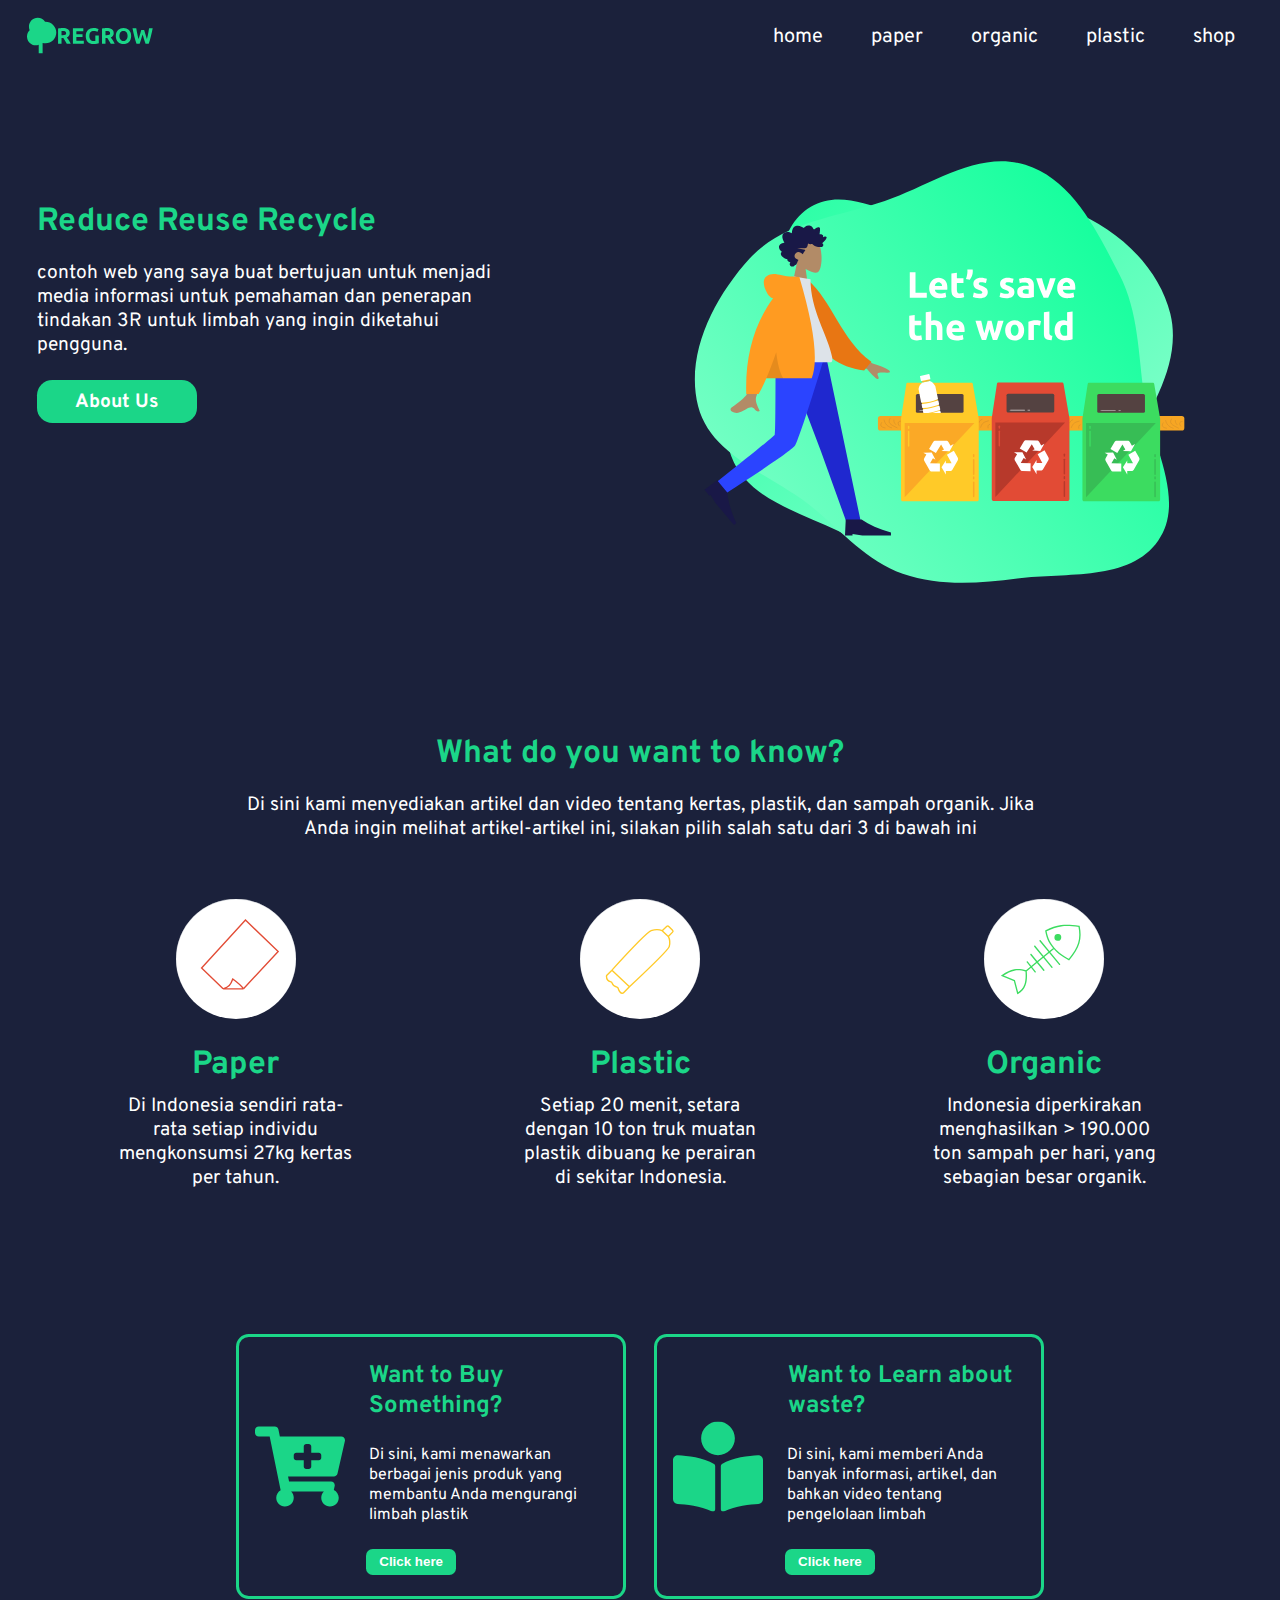
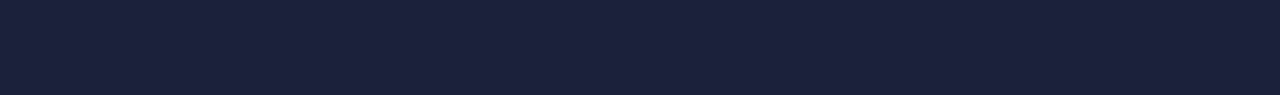
<file: index.html>
<!DOCTYPE html>
<html lang="en">
<head>
    <meta charset="UTF-8">
    <meta name="viewport" content="width=device-width, initial-scale=1.0">
    <meta http-equiv="X-UA-Compatible" content="ie=edge">
    <title>Regrow_RPL</title>
    <link rel="stylesheet" href="css/main.css">
</head>
<body>
   <div class="container">
       <header>
            <img src="images/logo.svg" alt="regrow logo" class="logo">

            <nav>
            <span style="cursor:pointer" class="ham" onclick="openNav()"><img src="images/ham.svg" alt="bar"></span>

                <ul class="sidenav" id="nav">
                    <li><a href="javascript:void(0)" class="closebtn" onclick="closeNav()"><img src="images/exit.svg" alt="exit"></a></li>
                    <li><a href="#">home</a></li>
                    <li><a href="3R_Kertas.html">paper</a></li>
                    <li><a href="3R_Organik.html">organic</a></li>
                    <li><a href="3R_Plastik.html">plastic</a></li>
                    <li><a href="shop.html">shop</a></li>
                </ul>
            </nav>
       </header>
   
       <section>
        <img src="images/Group2.svg" alt="illustrasion" class="ilustrasi">
            <div class="sign">
                <button class="but1"><a href="register.html">Sign up</a></button>
                <button class="but2"><a href="login.html">Sign in</a></button>
            </div>

           <div class="start">
                <h1>Reduce Reuse Recycle</h1>
                <p class="sub-header"> contoh web yang saya buat bertujuan untuk menjadi media informasi untuk pemahaman dan penerapan tindakan 3R untuk limbah yang ingin diketahui pengguna.</p>
                <a href="#" class="aboutUs">About Us</a>
           </div>

           <p class="scroll2">scroll</p>
            <img src="images/scroll.svg" alt="scrolling" class="scroll">
       </section>
    </div>

    <div class="container2">
       <section>
            <div class="start2">
                <h1>What do you want to know?</h1>
                <p class="sub-header"> Di sini kami menyediakan artikel dan video tentang kertas, plastik, dan sampah organik. Jika Anda ingin melihat artikel-artikel ini, silakan pilih salah satu dari 3 di bawah ini</p>
            </div>

            <div class="art-container">
                <div class="card">
                    <div class="gambar">
                        <a href="3R_Kertas.html">
                            <img src="images/iconkertas.svg" alt="kertas" class="icon">
                        </a>
                    </div>
                    <div class="content">
                        <h1>Paper</h1>
                        <p>Di Indonesia sendiri rata-rata setiap individu mengkonsumsi 27kg kertas per tahun.</p>  
                    </div>
                </div>   
                <div class="card">
                    <div class="gambar">
                        <a href="3R_Plastik.html">
                            <img src="images/iconplastic.svg" alt="plastic" class="icon">
                        </a>
                    </div>
                    <div class="content">
                        <h1>Plastic</h1>
                        <p>Setiap 20 menit, setara dengan 10 ton truk muatan plastik dibuang ke perairan di sekitar Indonesia.</p>
                    </div>
                </div>   
                <div class="card">
                    <div class="gambar">
                        <a href="3R_Organik.html">
                            <img src="images/iconorganik.svg" alt="organik" class="icon">
                        </a>
                    </div>
                    <div class="content">
                        <h1>Organic</h1>
                        <p>Indonesia diperkirakan menghasilkan > 190.000 ton sampah per hari, yang sebagian besar organik.
                        </p>
                    </div>
                </div>   
            </div>
       </section>
    </div>

    <div class="container3">
        <div class="card">
            <img src="images/vectorShop.svg" alt="belanja">
            <div class="desc">
                <h3>Want to <span>Buy</span> Something?</h3>
                <p>Di sini, kami menawarkan berbagai jenis produk yang membantu Anda mengurangi limbah plastik</p>
                <button><a href="shop.html">Click here</a></button>
            </div>
        </div>

        <div class="card">
            <img src="images/vectorRead.svg" alt="belanja">
            <div class="desc">
                <h3>Want to <span>Learn</span> about waste?</h3>
                <p>Di sini, kami memberi Anda banyak informasi, artikel, dan bahkan video tentang pengelolaan limbah</p>
                <button><a href="3R_Kertas.html">Click here</a></button>
            </div>
        </div>


    <script>
        function openNav() {
          document.getElementById("nav").style.width = "50%";
        }
        
        function closeNav() {
          document.getElementById("nav").style.width = "0";
        }
    </script>

    
</body>
</html>
</file>
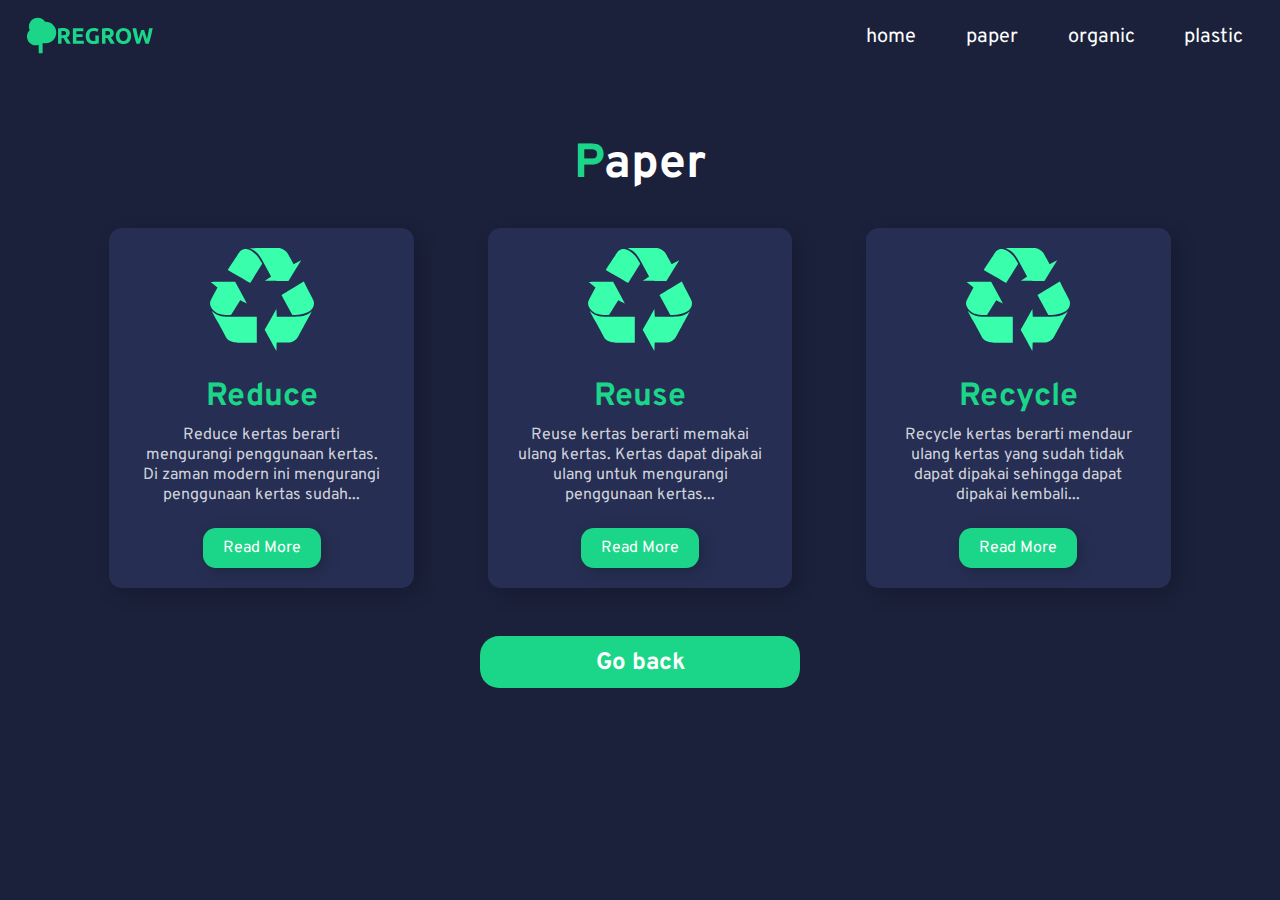
<file: 3R_Kertas.html>
<!DOCTYPE html>
<html lang="en">
<head>
    <meta charset="UTF-8">
    <meta name="viewport" content="width=device-width, initial-scale=1.0">
    <meta http-equiv="X-UA-Compatible" content="ie=edge">
    <title>Regrow_RPL</title>
    <link rel="stylesheet" href="css/3R_Kertas.css">
</head>
<body>
    <div class="container">
        <header>
         <img src="images/logo.svg" alt="regrow logo" class="logo"> 
         <nav>
             <span style="cursor:pointer" class="ham" onclick="openNav()"><img src="images/ham.svg" alt="bar"></span>
 
                 <ul class="sidenav" id="nav">
                     <li><a href="javascript:void(0)" class="closebtn" onclick="closeNav()"><img src="images/exit.svg" alt="exit"></a></li>
                     <li><a href="index.html">home</a></li>
                     <li><a href="#">paper</a></li>
                     <li><a href="3R_Organik.html">organic</a></li>
                     <li><a href="3R_Plastik.html">plastic</a></li>
                 </ul>
         </nav>
        </header>
   </div>

   <div class="container2">
    <h1><span>P</span>aper</h1>
      
       <div class="art-container">
        <div class="card">
            <div class="gambar">
                <img src="images/recycle.svg">
            </div>
            <div class="content">
                <h2>Reduce</h2>
                <p>Reduce kertas berarti mengurangi penggunaan kertas. 
                    Di zaman modern ini mengurangi penggunaan kertas sudah...
                </p>

                <a href="reduceKertas.html"><span>Read More</span></a>
            </div>
        </div>   
        <div class="card">
            <div class="gambar">
                <img src="images/recycle.svg">
            </div>
            <div class="content">
                <h2>Reuse</h2>
                <p>Reuse kertas berarti memakai ulang kertas. Kertas dapat dipakai ulang 
                    untuk mengurangi penggunaan kertas...</p>

                <a href="reuseKertas.html"><span>Read More</span></a>
            </div>
        </div>   
        <div class="card">
            <div class="gambar">
                <img src="images/recycle.svg">
            </div>
            <div class="content">
                <h2>Recycle</h2>
                <p>Recycle kertas berarti mendaur ulang kertas yang sudah tidak dapat 
                    dipakai sehingga dapat dipakai kembali...
                </p>

                <a href="recycleKertas.html"><span>Read More</span></a>
            </div>
        </div>   
       </div>

       <div class="back">
           <a href="index.html">Go back</a>
       </div>

       <script>
        function openNav() {
          document.getElementById("nav").style.width = "200px";
        }
        
        function closeNav() {
          document.getElementById("nav").style.width = "0";
        }
       </script>
</body>
</html>
</file>
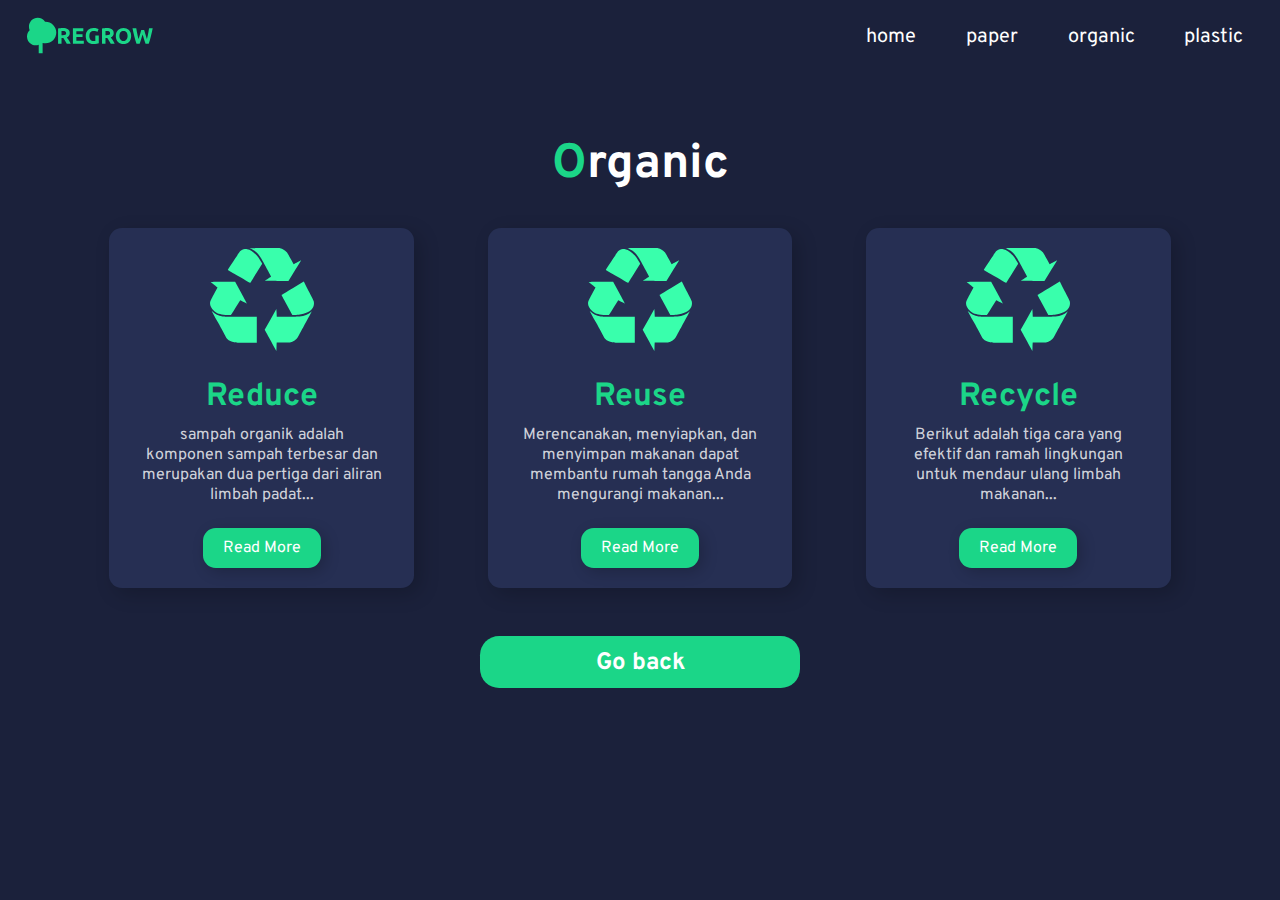
<file: 3R_Organik.html>
<!DOCTYPE html>
<html lang="en">
<head>
    <meta charset="UTF-8">
    <meta name="viewport" content="width=device-width, initial-scale=1.0">
    <meta http-equiv="X-UA-Compatible" content="ie=edge">
    <title>Regrow_RPL</title>
    <link rel="stylesheet" href="css/3R_Organik.css">
</head>
<body>
    <div class="container">
        <header>
         <img src="images/logo.svg" alt="regrow logo" class="logo"> 
         <nav>
             <span style="cursor:pointer" class="ham" onclick="openNav()"><img src="images/ham.svg" alt="bar"></span>
 
                 <ul class="sidenav" id="nav">
                     <li><a href="javascript:void(0)" class="closebtn" onclick="closeNav()"><img src="images/exit.svg" alt="exit"></a></li>
                     <li><a href="index.html">home</a></li>
                     <li><a href="3R_Kertas.html">paper</a></li>
                     <li><a href="#">organic</a></li>
                     <li><a href="3R_Plastik.html">plastic</a></li>
                 </ul>
         </nav>
        </header>
   </div>

   <div class="container2">
    <h1><span>O</span>rganic</h1>
      
       <div class="art-container">
        <div class="card">
            <div class="gambar">
                <img src="images/recycle.svg">
            </div>
            <div class="content">
                <h2>Reduce</h2>
                <p>sampah organik adalah komponen sampah terbesar dan merupakan dua pertiga 
                    dari aliran limbah padat...
                </p>

                <a href="reduceOrganik.html"><span>Read More</span></a>
            </div>
        </div>   
        <div class="card">
            <div class="gambar">
                <img src="images/recycle.svg">
            </div>
            <div class="content">
                <h2>Reuse</h2>
                <p>Merencanakan, menyiapkan, dan menyimpan makanan dapat membantu rumah tangga 
                    Anda mengurangi makanan...
                </p>

                <a href="reuseOrganik.html"><span>Read More</span></a>
            </div>
        </div>   
        <div class="card">
            <div class="gambar">
                <img src="images/recycle.svg">
            </div>
            <div class="content">
                <h2>Recycle</h2>
                <p>Berikut adalah tiga cara yang efektif dan ramah lingkungan untuk mendaur 
                    ulang limbah makanan...
                </p>

                <a href="recycleOrganik.html"><span>Read More</span></a>
            </div>
        </div>   
       </div>

       <div class="back">
           <a href="index.html">Go back</a>
       </div>

       <script>
        function openNav() {
          document.getElementById("nav").style.width = "200px";
        }
        
        function closeNav() {
          document.getElementById("nav").style.width = "0";
        }
       </script>
</body>
</html>
</file>
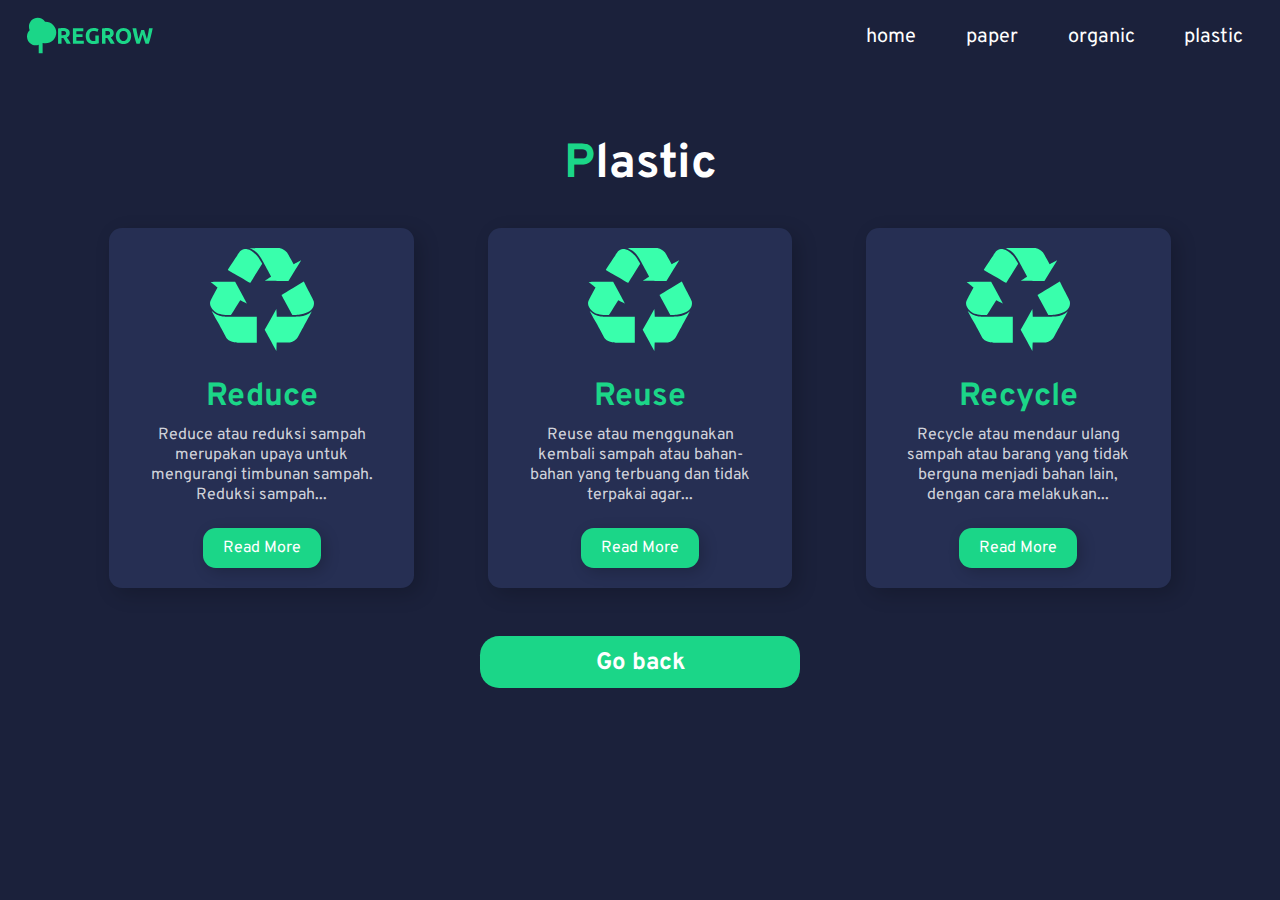
<file: 3R_Plastik.html>
<!DOCTYPE html>
<html lang="en">
<head>
    <meta charset="UTF-8">
    <meta name="viewport" content="width=device-width, initial-scale=1.0">
    <meta http-equiv="X-UA-Compatible" content="ie=edge">
    <title>Regrow_RPL</title>
    <link rel="stylesheet" href="css/3R_Plastik.css">
</head>
<body>
    <div class="container">
        <header>
         <img src="images/logo.svg" alt="regrow logo" class="logo"> 
         <nav>
             <span style="cursor:pointer" class="ham" onclick="openNav()"><img src="images/ham.svg" alt="bar"></span>
 
                 <ul class="sidenav" id="nav">
                     <li><a href="javascript:void(0)" class="closebtn" onclick="closeNav()"><img src="images/exit.svg" alt="exit"></a></li>
                     <li><a href="index.html">home</a></li>
                     <li><a href="3R_Kertas.html">paper</a></li>
                     <li><a href="3R_Organik.html">organic</a></li>
                     <li><a href="#">plastic</a></li>
                 </ul>
         </nav>
        </header>
   </div>

   <div class="container2">
    <h1><span>P</span>lastic</h1>
      
       <div class="art-container">
        <div class="card">
            <div class="gambar">
                <img src="images/recycle.svg">
            </div>
            <div class="content">
                <h2>Reduce</h2>
                <p>Reduce atau reduksi sampah merupakan upaya untuk mengurangi timbunan sampah. 
                    Reduksi sampah...
                </p>

                <a href="reducePlastik.html"><span>Read More</span></a>
            </div>
        </div>   
        <div class="card">
            <div class="gambar">
                <img src="images/recycle.svg">
            </div>
            <div class="content">
                <h2>Reuse</h2>
                <p>Reuse atau menggunakan kembali sampah atau bahan-bahan yang 
                    terbuang dan tidak terpakai agar...
                </p>

                <a href="reusePlastik.html"><span>Read More</span></a>
            </div>
        </div>   
        <div class="card">
            <div class="gambar">
                <img src="images/recycle.svg">
            </div>
            <div class="content">
                <h2>Recycle</h2>
                <p>Recycle atau mendaur ulang sampah atau barang yang tidak berguna 
                    menjadi bahan lain, dengan cara melakukan...
                </p>

                <a href="recyclePlastik.html"><span>Read More</span></a>
            </div>
        </div>   
       </div>

       <div class="back">
           <a href="index.html">Go back</a>
       </div>

       <script>
        function openNav() {
          document.getElementById("nav").style.width = "200px";
        }
        
        function closeNav() {
          document.getElementById("nav").style.width = "0";
        }
       </script>
</body>
</html>
</file>
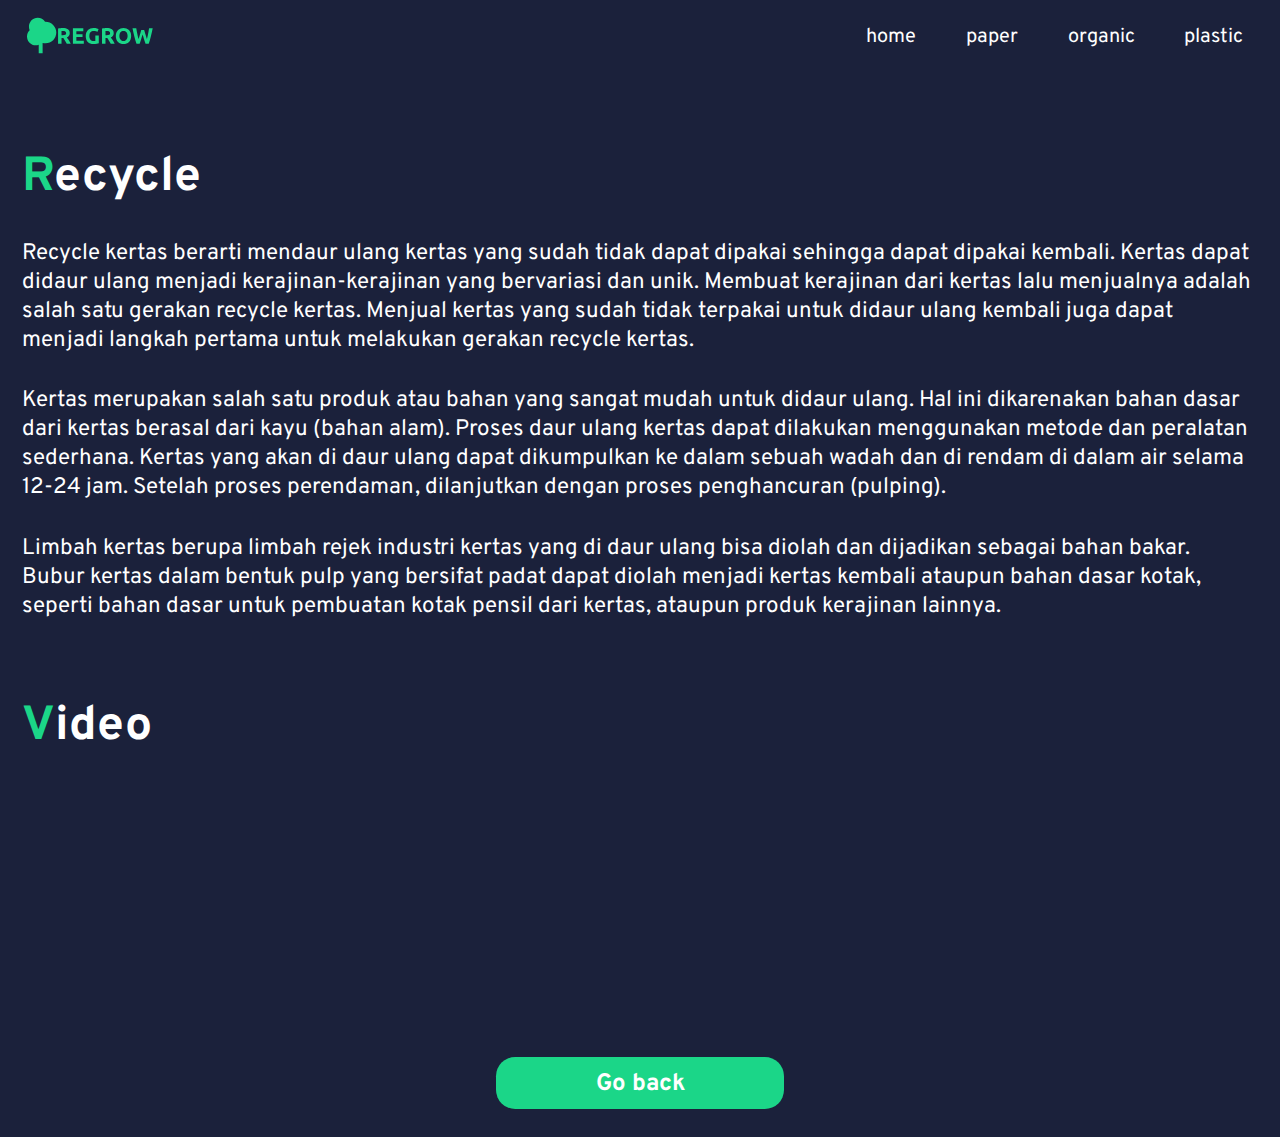
<file: recycleKertas.html>
<!DOCTYPE html>
<html lang="en">
<head>
    <meta charset="UTF-8">
    <meta name="viewport" content="width=device-width, initial-scale=1.0">
    <meta http-equiv="X-UA-Compatible" content="ie=edge">
    <title>Regrow_RPL</title>
    <link rel="stylesheet" href="css/recycleKertas.css">
</head>
<body>
    <div class="container">
        <header>
         <img src="images/logo.svg" alt="regrow logo" class="logo"> 
         <nav>
             <span style="cursor:pointer" class="ham" onclick="openNav()"><img src="images/ham.svg" alt="bar"></span>
 
                 <ul class="sidenav" id="nav">
                     <li><a href="javascript:void(0)" class="closebtn" onclick="closeNav()"><img src="images/exit.svg" alt="exit"></a></li>
                     <li><a href="index.html">home</a></li>
                     <li><a href="3R_Kertas.html">paper</a></li>
                     <li><a href="3R_Organik.html">organic</a></li>
                     <li><a href="3R_Plastik.html">plastic</a></li>
                 </ul>
         </nav>
        </header>
   </div>

   <div class="container2">
    <h1><span>R</span>ecycle</h1>
      
      <div class="artikel">
          <p>Recycle kertas berarti mendaur ulang kertas yang sudah tidak dapat dipakai sehingga dapat dipakai kembali. 
            Kertas dapat didaur ulang menjadi kerajinan-kerajinan yang bervariasi dan unik. 
            Membuat kerajinan dari kertas lalu menjualnya adalah salah satu gerakan recycle kertas. 
            Menjual kertas yang sudah tidak terpakai untuk didaur ulang kembali juga dapat menjadi 
            langkah pertama untuk melakukan gerakan recycle kertas.
          </p>

          <p>
            Kertas merupakan salah satu produk atau bahan yang sangat mudah untuk didaur ulang. 
            Hal ini dikarenakan bahan dasar dari kertas berasal dari kayu (bahan alam). 
            Proses daur ulang kertas dapat dilakukan menggunakan metode dan peralatan sederhana. Kertas yang akan di daur ulang dapat 
            dikumpulkan ke dalam sebuah wadah dan di rendam di dalam air selama 12-24 jam.
            Setelah proses perendaman, dilanjutkan dengan proses penghancuran (pulping).
          </p>

          <p>
            Limbah kertas berupa limbah rejek industri kertas yang di daur ulang bisa diolah dan dijadikan sebagai bahan bakar. 
            Bubur kertas dalam bentuk pulp yang bersifat padat dapat diolah menjadi kertas kembali ataupun bahan dasar kotak, 
            seperti bahan dasar untuk pembuatan kotak pensil dari kertas, ataupun produk kerajinan lainnya.
          </p>

          <h1><span>V</span>ideo</h1>

          <div class="videowrapper">
            <iframe src="https://www.youtube.com/embed/ZQxJ1yyTl5Q" frameborder="0" allow="accelerometer; autoplay; encrypted-media; gyroscope; picture-in-picture" allowfullscreen></iframe>
            <iframe src="https://www.youtube.com/embed/RR_218EtLJU" frameborder="0" allow="accelerometer; autoplay; encrypted-media; gyroscope; picture-in-picture" allowfullscreen></iframe>
            <iframe src="https://www.youtube.com/embed/WY5cfzjhkB0" frameborder="0" allow="accelerometer; autoplay; encrypted-media; gyroscope; picture-in-picture" allowfullscreen></iframe>
          </div> 
      </div>
   </div>

    <div class="back">
        <a href="3R_Kertas.html">Go back</a>
    </div>

       <script>
        function openNav() {
          document.getElementById("nav").style.width = "200px";
        }
        
        function closeNav() {
          document.getElementById("nav").style.width = "0";
        }
       </script>
</body>
</html>
</file>
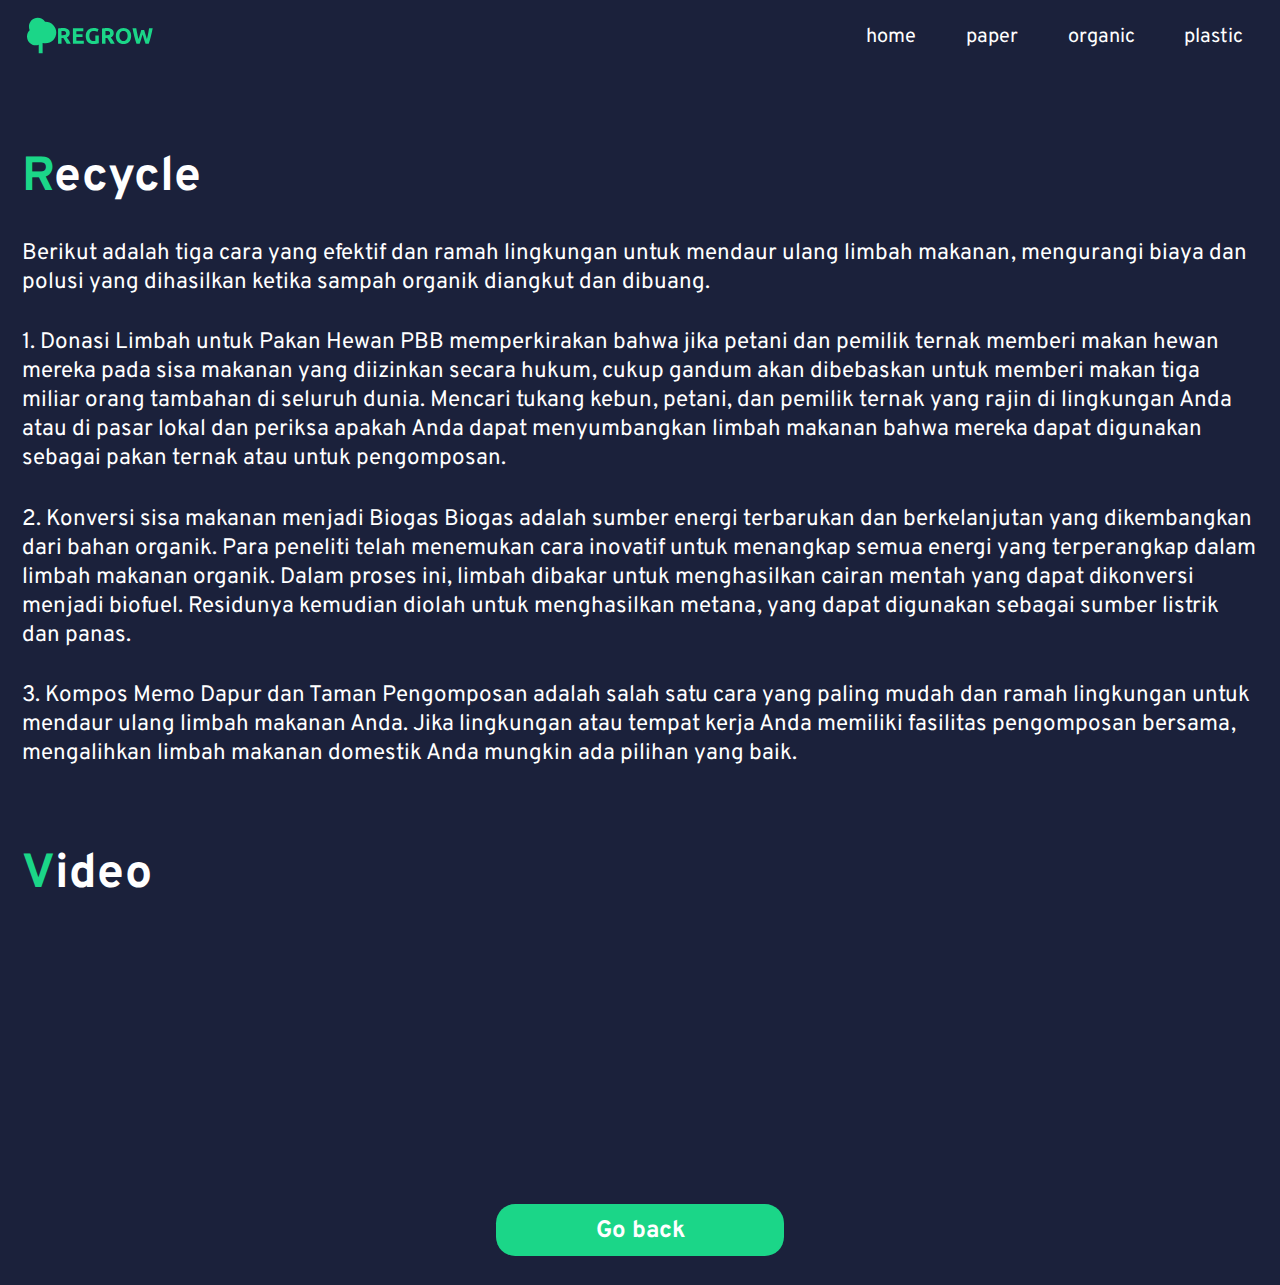
<file: recycleOrganik.html>
<!DOCTYPE html>
<html lang="en">
<head>
    <meta charset="UTF-8">
    <meta name="viewport" content="width=device-width, initial-scale=1.0">
    <meta http-equiv="X-UA-Compatible" content="ie=edge">
    <title>Regrow_RPL</title>
    <link rel="stylesheet" href="css/recycleOrganik.css">
</head>
<body>
    <div class="container">
        <header>
         <img src="images/logo.svg" alt="regrow logo" class="logo"> 
         <nav>
             <span style="cursor:pointer" class="ham" onclick="openNav()"><img src="images/ham.svg" alt="bar"></span>
 
                 <ul class="sidenav" id="nav">
                     <li><a href="javascript:void(0)" class="closebtn" onclick="closeNav()"><img src="images/exit.svg" alt="exit"></a></li>
                     <li><a href="index.html">home</a></li>
                     <li><a href="3R_Kertas.html">paper</a></li>
                     <li><a href="3R_Organik.html">organic</a></li>
                     <li><a href="3R_Plastik.html">plastic</a></li>
                 </ul>
         </nav>
        </header>
   </div>

   <div class="container2">
    <h1><span>R</span>ecycle</h1>
      
      <div class="artikel">
          <p>Berikut adalah tiga cara yang efektif dan ramah lingkungan untuk mendaur ulang limbah makanan,
            mengurangi biaya dan polusi yang dihasilkan
            ketika sampah organik diangkut dan dibuang.
          </p>

          <p>1. Donasi Limbah untuk Pakan Hewan
            PBB memperkirakan bahwa jika petani dan pemilik ternak memberi makan hewan mereka pada sisa makanan yang diizinkan secara hukum, cukup gandum
            akan dibebaskan untuk memberi makan tiga miliar orang tambahan di seluruh dunia. Mencari tukang kebun, petani, dan pemilik ternak yang rajin di lingkungan Anda
            atau di pasar lokal dan periksa apakah Anda dapat menyumbangkan limbah makanan
            bahwa mereka dapat digunakan sebagai pakan ternak atau untuk pengomposan.
          </p>

          <p>2. Konversi sisa makanan menjadi Biogas
            Biogas adalah sumber energi terbarukan dan berkelanjutan yang dikembangkan dari bahan organik. 
            Para peneliti telah menemukan cara inovatif untuk menangkap semua energi 
            yang terperangkap dalam limbah makanan organik. Dalam proses ini, 
            limbah dibakar untuk menghasilkan cairan mentah yang dapat dikonversi menjadi biofuel. 
            Residunya kemudian diolah untuk menghasilkan metana, yang dapat digunakan sebagai sumber listrik dan panas.
          </p>

          <p>3. Kompos Memo Dapur dan Taman      
          Pengomposan adalah salah satu cara yang paling mudah dan ramah lingkungan 
          untuk mendaur ulang limbah makanan Anda. Jika lingkungan atau tempat kerja Anda 
          memiliki fasilitas pengomposan bersama, mengalihkan limbah makanan 
          domestik Anda mungkin ada pilihan yang baik. 
          </p>


          <h1><span>V</span>ideo</h1>

          <div class="videowrapper">
            <iframe src="https://www.youtube.com/embed/mDIVpJgjoXQ" frameborder="0" allow="accelerometer; autoplay; encrypted-media; gyroscope; picture-in-picture" allowfullscreen></iframe>
            <iframe src="https://www.youtube.com/embed/lHyL41grGUo" frameborder="0" allow="accelerometer; autoplay; encrypted-media; gyroscope; picture-in-picture" allowfullscreen></iframe>
            <iframe src="https://www.youtube.com/embed/8GiR90xoe0U" frameborder="0" allow="accelerometer; autoplay; encrypted-media; gyroscope; picture-in-picture" allowfullscreen></iframe>
          </div> 
      </div>
   </div>

    <div class="back">
        <a href="3R_Organik.html">Go back</a>
    </div>

       <script>
        function openNav() {
          document.getElementById("nav").style.width = "200px";
        }
        
        function closeNav() {
          document.getElementById("nav").style.width = "0";
        }
       </script>
</body>
</html>
</file>
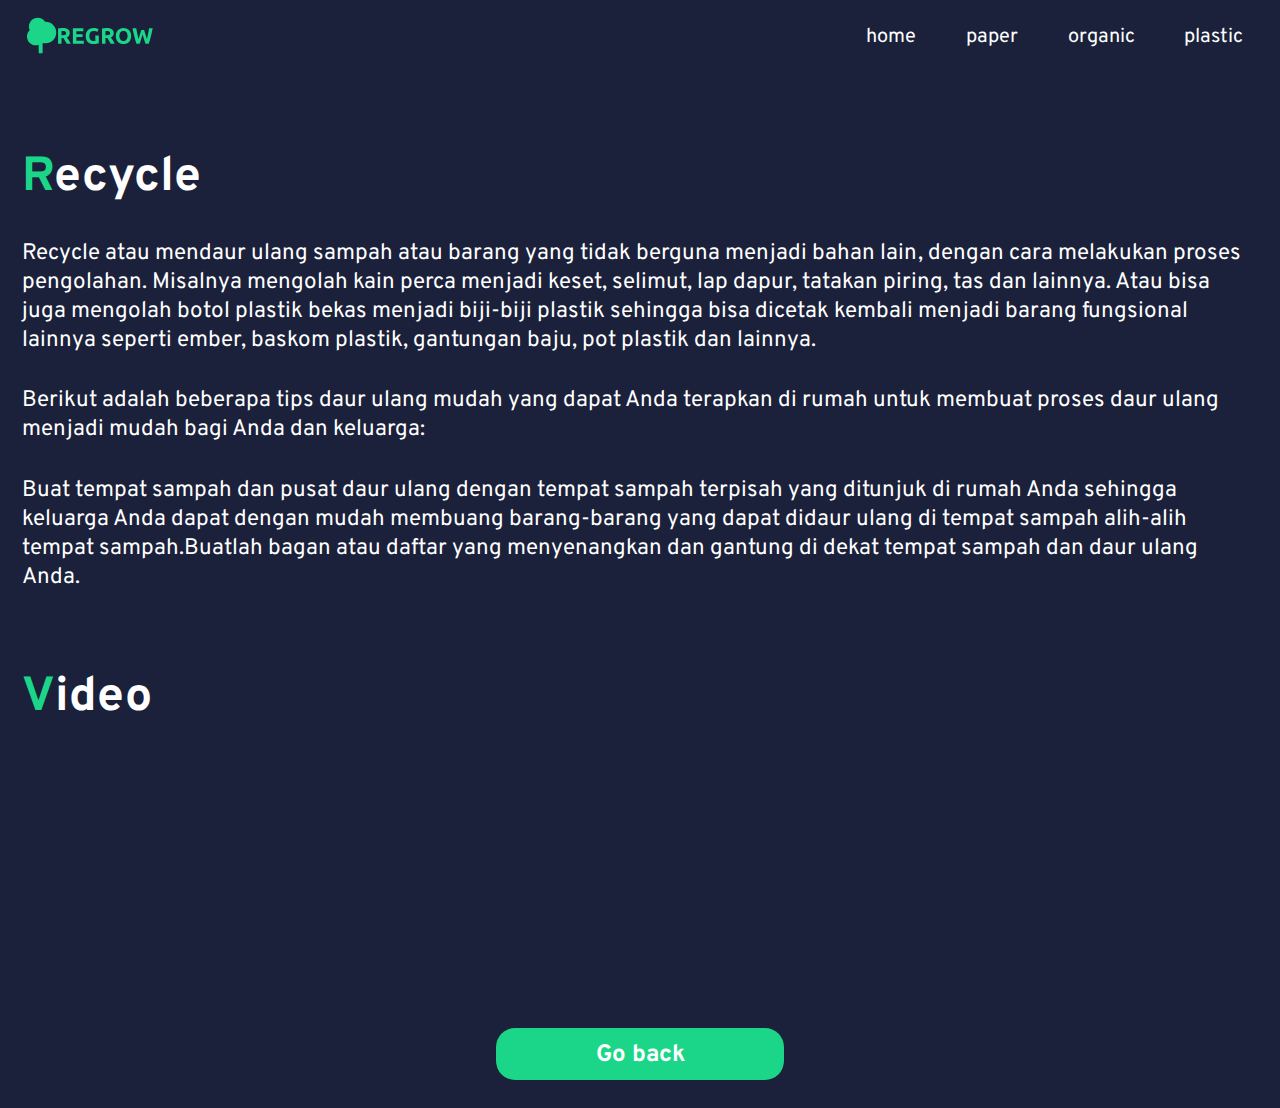
<file: recyclePlastik.html>
<!DOCTYPE html>
<html lang="en">
<head>
    <meta charset="UTF-8">
    <meta name="viewport" content="width=device-width, initial-scale=1.0">
    <meta http-equiv="X-UA-Compatible" content="ie=edge">
    <title>Regrow_RPL</title>
    <link rel="stylesheet" href="css/recyclePlastik.css">
</head>
<body>
    <div class="container">
        <header>
         <img src="images/logo.svg" alt="regrow logo" class="logo"> 
         <nav>
             <span style="cursor:pointer" class="ham" onclick="openNav()"><img src="images/ham.svg" alt="bar"></span>
 
                 <ul class="sidenav" id="nav">
                     <li><a href="javascript:void(0)" class="closebtn" onclick="closeNav()"><img src="images/exit.svg" alt="exit"></a></li>
                     <li><a href="index.html">home</a></li>
                     <li><a href="3R_Kertas.html">paper</a></li>
                     <li><a href="3R_Organik.html">organic</a></li>
                     <li><a href="3R_Plastik.html">plastic</a></li>
                 </ul>
         </nav>
        </header>
   </div>

   <div class="container2">
    <h1><span>R</span>ecycle</h1>
      
      <div class="artikel">
          <p>Recycle atau mendaur ulang sampah atau barang yang tidak berguna 
            menjadi bahan lain, dengan cara melakukan proses pengolahan. 
            Misalnya mengolah kain perca menjadi keset, selimut, lap dapur, 
            tatakan piring, tas dan lainnya. Atau bisa juga mengolah botol plastik 
            bekas menjadi biji-biji plastik sehingga bisa dicetak kembali menjadi 
            barang fungsional lainnya seperti ember, baskom plastik, gantungan baju, 
            pot plastik dan lainnya. 
          </p>

          <p>
            Berikut adalah beberapa tips daur ulang mudah yang dapat Anda terapkan di rumah
            untuk membuat proses daur ulang menjadi mudah bagi Anda dan keluarga:
          </p>

          <p>           
          Buat tempat sampah dan pusat daur ulang dengan tempat sampah terpisah yang ditunjuk di rumah Anda 
          sehingga keluarga Anda dapat dengan mudah membuang barang-barang yang dapat didaur ulang 
          di tempat sampah alih-alih tempat sampah.Buatlah bagan atau daftar yang menyenangkan dan gantung 
          di dekat tempat sampah dan daur ulang Anda.
          </p>

          <h1><span>V</span>ideo</h1>

          <div class="videowrapper">
            <iframe src="https://www.youtube.com/embed/xEAOvFG1AmM" frameborder="0" allow="accelerometer; autoplay; encrypted-media; gyroscope; picture-in-picture" allowfullscreen></iframe>
            <iframe src="https://www.youtube.com/embed/GwCU0rW--S0" frameborder="0" allow="accelerometer; autoplay; encrypted-media; gyroscope; picture-in-picture" allowfullscreen></iframe>
            <iframe src="https://www.youtube.com/embed/exp6VSVkL4I" frameborder="0" allow="accelerometer; autoplay; encrypted-media; gyroscope; picture-in-picture" allowfullscreen></iframe>
          </div> 
      </div>
   </div>

    <div class="back">
        <a href="3R_Plastik.html">Go back</a>
    </div>

       <script>
        function openNav() {
          document.getElementById("nav").style.width = "200px";
        }
        
        function closeNav() {
          document.getElementById("nav").style.width = "0";
        }
       </script>
</body>
</html>
</file>
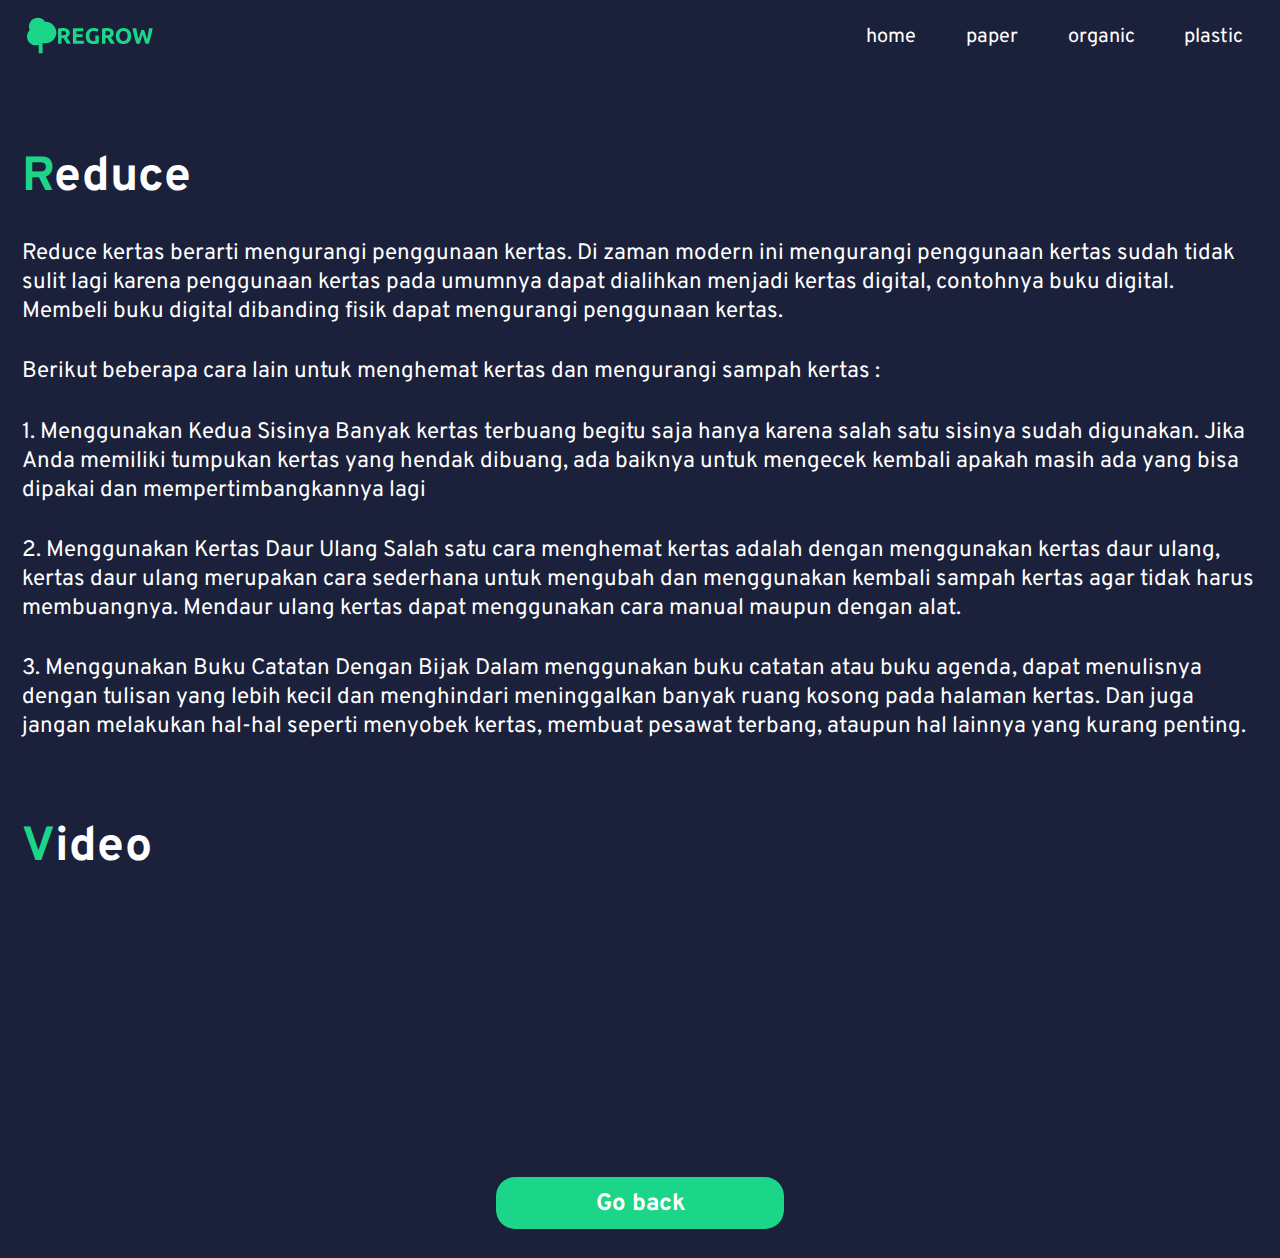
<file: reduceKertas.html>
<!DOCTYPE html>
<html lang="en">
<head>
    <meta charset="UTF-8">
    <meta name="viewport" content="width=device-width, initial-scale=1.0">
    <meta http-equiv="X-UA-Compatible" content="ie=edge">
    <title>Regrow_RPL</title>
    <link rel="stylesheet" href="css/reduceKertas.css">
</head>
<body>
    <div class="container">
        <header>
         <img src="images/logo.svg" alt="regrow logo" class="logo"> 
         <nav>
             <span style="cursor:pointer" class="ham" onclick="openNav()"><img src="images/ham.svg" alt="bar"></span>
 
                 <ul class="sidenav" id="nav">
                     <li><a href="javascript:void(0)" class="closebtn" onclick="closeNav()"><img src="images/exit.svg" alt="exit"></a></li>
                     <li><a href="index.html">home</a></li>
                     <li><a href="3R_Kertas.html">paper</a></li>
                     <li><a href="3R_Organik.html">organic</a></li>
                     <li><a href="3R_Plastik.html">plastic</a></li>
                 </ul>
         </nav>
        </header>
   </div>

   <div class="container2">
    <h1><span>R</span>educe</h1>
      
      <div class="artikel">
          <p>Reduce kertas berarti mengurangi penggunaan kertas. 
            Di zaman modern ini mengurangi penggunaan kertas sudah tidak sulit lagi karena penggunaan kertas 
            pada umumnya dapat dialihkan menjadi kertas digital, contohnya buku digital. 
            Membeli buku digital dibanding fisik dapat mengurangi penggunaan kertas. 
          </p>

          <p>
            Berikut beberapa cara lain untuk menghemat kertas dan mengurangi sampah kertas :
          </p>

          <p>
            1. Menggunakan Kedua Sisinya
            Banyak kertas terbuang begitu saja hanya karena salah satu sisinya sudah digunakan. 
            Jika Anda memiliki tumpukan kertas yang hendak dibuang, ada baiknya untuk mengecek kembali 
            apakah masih ada yang bisa dipakai dan mempertimbangkannya lagi
          </p>

          <p>
            2. Menggunakan Kertas Daur Ulang
            Salah satu cara menghemat kertas adalah dengan menggunakan kertas daur ulang, 
            kertas daur ulang merupakan cara sederhana untuk mengubah dan menggunakan kembali 
            sampah kertas agar tidak harus membuangnya. Mendaur ulang kertas dapat menggunakan 
            cara manual maupun dengan alat.
          </p>

          <p>
            3. Menggunakan Buku Catatan Dengan Bijak
            Dalam menggunakan buku catatan atau buku agenda, dapat menulisnya dengan 
            tulisan yang lebih kecil dan menghindari meninggalkan banyak ruang kosong 
            pada halaman kertas. Dan juga jangan melakukan hal-hal seperti menyobek kertas, 
            membuat pesawat terbang, ataupun hal lainnya yang kurang penting.
          </p>

          <h1><span>V</span>ideo</h1>

          <div class="videowrapper">
            <iframe src="https://www.youtube.com/embed/Hj2XcnK23ck" frameborder="0" allow="accelerometer; autoplay; encrypted-media; gyroscope; picture-in-picture" allowfullscreen></iframe>
            <iframe src="https://www.youtube.com/embed/tocUuPDraJA" frameborder="0" allow="accelerometer; autoplay; encrypted-media; gyroscope; picture-in-picture" allowfullscreen></iframe>
            <iframe src="https://www.youtube.com/embed/jHQGyMBtE9Y" frameborder="0" allow="accelerometer; autoplay; encrypted-media; gyroscope; picture-in-picture" allowfullscreen></iframe>
          </div> 
      </div>
   </div>

    <div class="back">
        <a href="3R_Kertas.html">Go back</a>
    </div>

       <script>
        function openNav() {
          document.getElementById("nav").style.width = "200px";
        }
        
        function closeNav() {
          document.getElementById("nav").style.width = "0";
        }
       </script>
</body>
</html>
</file>
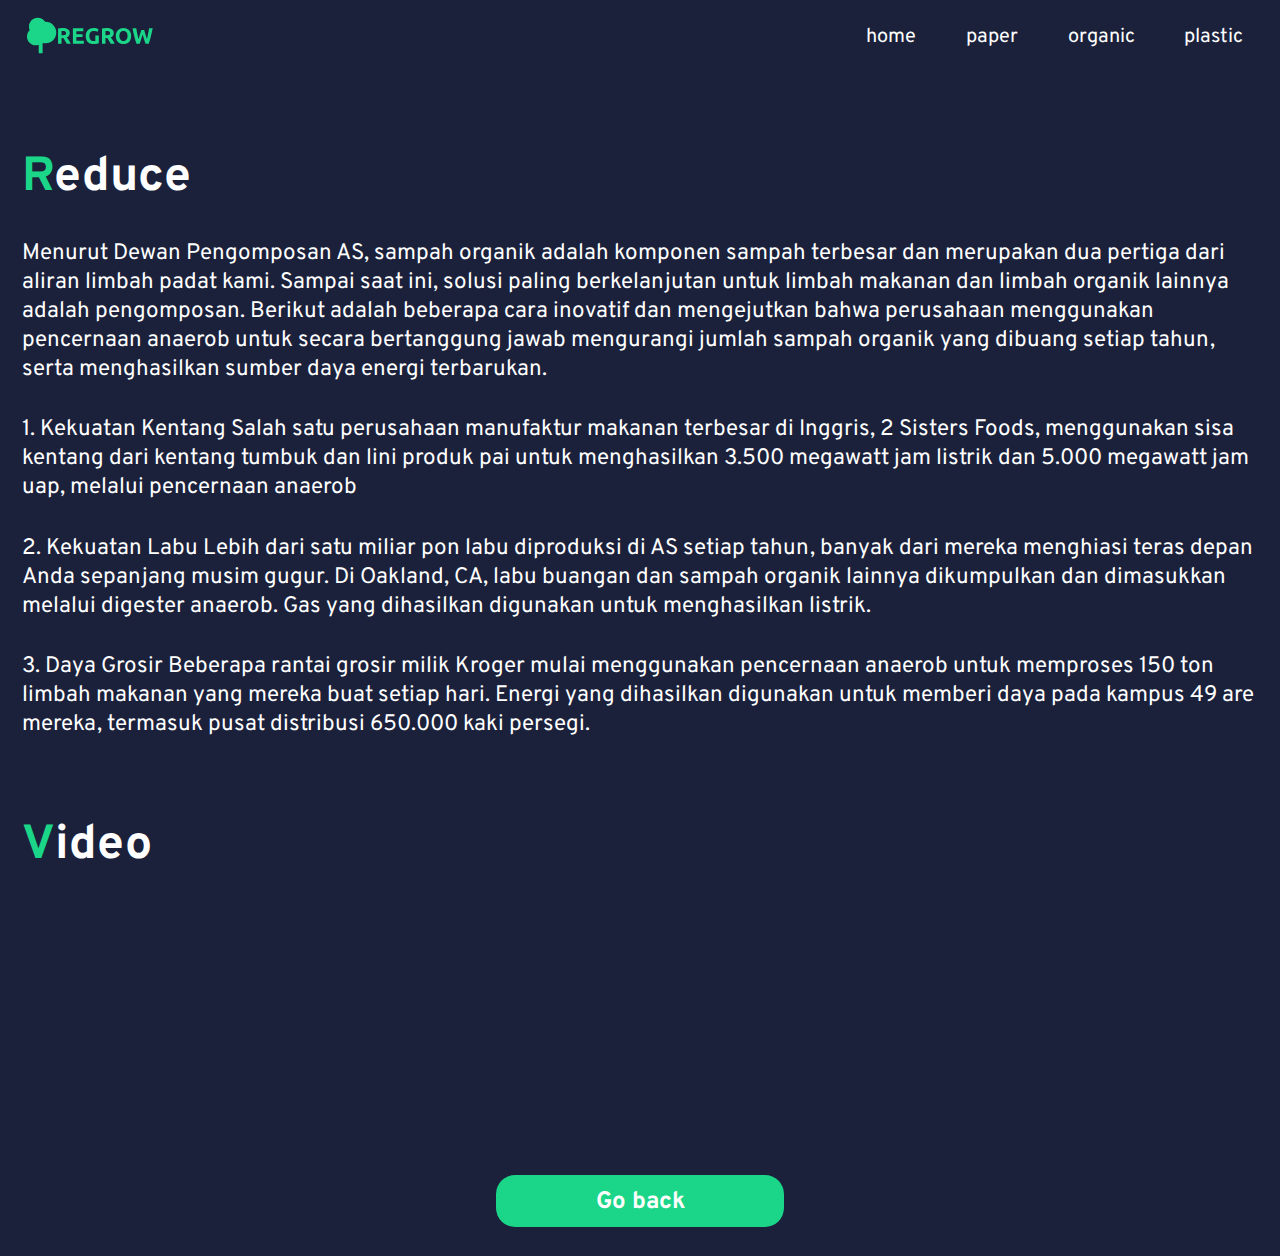
<file: reduceOrganik.html>
<!DOCTYPE html>
<html lang="en">
<head>
    <meta charset="UTF-8">
    <meta name="viewport" content="width=device-width, initial-scale=1.0">
    <meta http-equiv="X-UA-Compatible" content="ie=edge">
    <title>Regrow_RPL</title>
    <link rel="stylesheet" href="css/reduceOrganik.css">
</head>
<body>
    <div class="container">
        <header>
         <img src="images/logo.svg" alt="regrow logo" class="logo"> 
         <nav>
             <span style="cursor:pointer" class="ham" onclick="openNav()"><img src="images/ham.svg" alt="bar"></span>
 
                 <ul class="sidenav" id="nav">
                     <li><a href="javascript:void(0)" class="closebtn" onclick="closeNav()"><img src="images/exit.svg" alt="exit"></a></li>
                     <li><a href="index.html">home</a></li>
                     <li><a href="3R_Kertas.html">paper</a></li>
                     <li><a href="3R_Organik.html">organic</a></li>
                     <li><a href="3R_Plastik.html">plastic</a></li>
                 </ul>
         </nav>
        </header>
   </div>

   <div class="container2">
    <h1><span>R</span>educe</h1>
      
      <div class="artikel">
          <p>
            Menurut Dewan Pengomposan AS, sampah organik adalah komponen sampah terbesar dan merupakan dua pertiga dari aliran limbah padat kami.
            Sampai saat ini, solusi paling berkelanjutan untuk limbah makanan dan limbah organik lainnya adalah pengomposan.
            Berikut adalah beberapa cara inovatif dan mengejutkan bahwa perusahaan menggunakan pencernaan anaerob
            untuk secara bertanggung jawab mengurangi jumlah sampah organik yang dibuang setiap tahun, serta menghasilkan sumber daya energi terbarukan.
          </p>

          <p>1. Kekuatan Kentang
            Salah satu perusahaan manufaktur makanan terbesar di Inggris, 2 Sisters Foods,
            menggunakan sisa kentang dari kentang tumbuk dan lini produk pai untuk menghasilkan 3.500 megawatt
            jam listrik dan 5.000 megawatt jam uap, melalui pencernaan anaerob
          </p>

          <p>2. Kekuatan Labu
            Lebih dari satu miliar pon labu diproduksi di AS setiap tahun,
            banyak dari mereka menghiasi teras depan Anda sepanjang musim gugur.
            Di Oakland, CA, labu buangan dan sampah organik lainnya dikumpulkan
            dan dimasukkan melalui digester anaerob. Gas yang dihasilkan digunakan untuk menghasilkan listrik.
          </p>

          <p>3. Daya Grosir
            Beberapa rantai grosir milik Kroger mulai menggunakan pencernaan anaerob
            untuk memproses 150 ton limbah makanan yang mereka buat setiap hari.
            Energi yang dihasilkan digunakan untuk memberi daya pada kampus 49 are mereka,
            termasuk pusat distribusi 650.000 kaki persegi.
          </p>

          <h1><span>V</span>ideo</h1>

          <div class="videowrapper">
            <iframe src="https://www.youtube.com/embed/2v2XLw1o15E" frameborder="0" allow="accelerometer; autoplay; encrypted-media; gyroscope; picture-in-picture" allowfullscreen></iframe>
            <iframe src="https://www.youtube.com/embed/nqdp0nQvJpk" frameborder="0" allow="accelerometer; autoplay; encrypted-media; gyroscope; picture-in-picture" allowfullscreen></iframe>
            <iframe src="https://www.youtube.com/embed/fRovHP4eXyM" frameborder="0" allow="accelerometer; autoplay; encrypted-media; gyroscope; picture-in-picture" allowfullscreen></iframe>
          </div> 
      </div>
   </div>

    <div class="back">
        <a href="3R_Organik.html">Go back</a>
    </div>

       <script>
        function openNav() {
          document.getElementById("nav").style.width = "200px";
        }
        
        function closeNav() {
          document.getElementById("nav").style.width = "0";
        }
       </script>
</body>
</html>
</file>
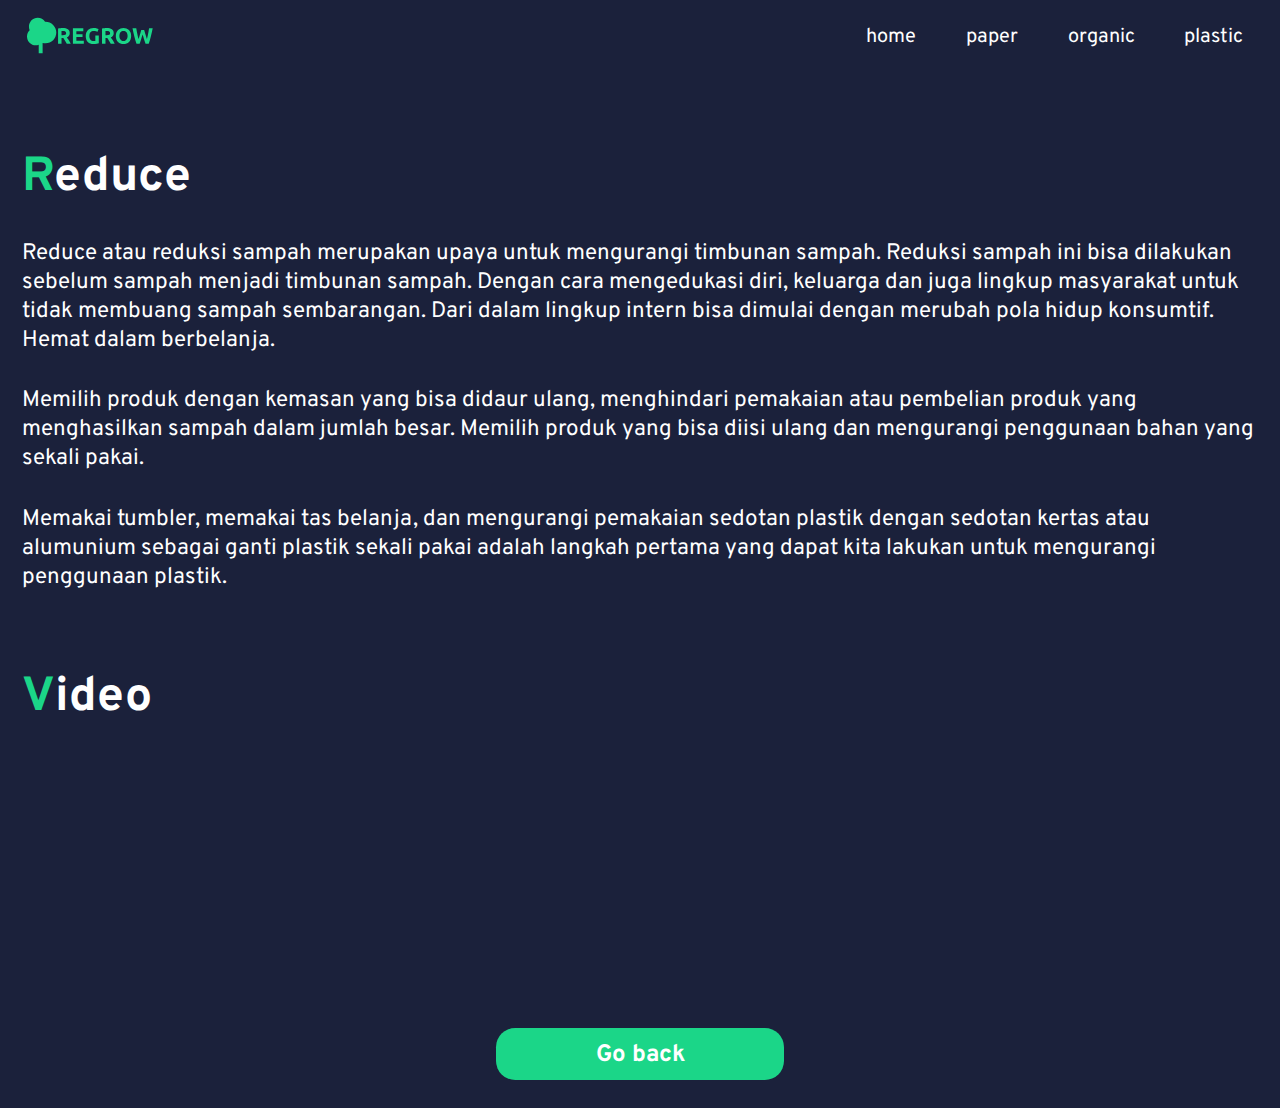
<file: reducePlastik.html>
<!DOCTYPE html>
<html lang="en">
<head>
    <meta charset="UTF-8">
    <meta name="viewport" content="width=device-width, initial-scale=1.0">
    <meta http-equiv="X-UA-Compatible" content="ie=edge">
    <title>Regrow_RPL</title>
    <link rel="stylesheet" href="css/reducePlastik.css">
</head>
<body>
    <div class="container">
        <header>
         <img src="images/logo.svg" alt="regrow logo" class="logo"> 
         <nav>
             <span style="cursor:pointer" class="ham" onclick="openNav()"><img src="images/ham.svg" alt="bar"></span>
 
                 <ul class="sidenav" id="nav">
                     <li><a href="javascript:void(0)" class="closebtn" onclick="closeNav()"><img src="images/exit.svg" alt="exit"></a></li>
                     <li><a href="index.html">home</a></li>
                     <li><a href="3R_Kertas.html">paper</a></li>
                     <li><a href="3R_Organik.html">organic</a></li>
                     <li><a href="3R_Plastik.html">plastic</a></li>
                 </ul>
         </nav>
        </header>
   </div>

   <div class="container2">
    <h1><span>R</span>educe</h1>
      
      <div class="artikel">
          <p>Reduce atau reduksi sampah merupakan upaya untuk mengurangi timbunan sampah. 
          Reduksi sampah ini bisa dilakukan sebelum sampah menjadi timbunan sampah. 
          Dengan cara mengedukasi diri, keluarga dan juga lingkup masyarakat untuk 
          tidak membuang sampah sembarangan. Dari dalam lingkup intern bisa dimulai 
          dengan merubah pola hidup konsumtif. Hemat dalam berbelanja. 
          </p>

          <p>
          Memilih produk dengan kemasan yang bisa didaur ulang, 
          menghindari pemakaian atau pembelian produk yang menghasilkan sampah 
          dalam jumlah besar. Memilih produk yang bisa diisi ulang dan mengurangi 
          penggunaan bahan yang sekali pakai.
          </p>

          <p>Memakai tumbler, memakai tas belanja, dan mengurangi pemakaian sedotan plastik 
          dengan sedotan kertas atau alumunium sebagai ganti plastik sekali pakai adalah 
          langkah pertama yang dapat kita lakukan untuk mengurangi penggunaan plastik. 
          </p>

          <h1><span>V</span>ideo</h1>

          <div class="videowrapper">
            <iframe src="https://www.youtube.com/embed/bz0SnHRBfd4" frameborder="0" allow="accelerometer; autoplay; encrypted-media; gyroscope; picture-in-picture" allowfullscreen></iframe>
            <iframe src="https://www.youtube.com/embed/OagTXWfaXEo" frameborder="0" allow="accelerometer; autoplay; encrypted-media; gyroscope; picture-in-picture" allowfullscreen></iframe>
            <iframe src="https://www.youtube.com/embed/ZqmZGPe-FG8" frameborder="0" allow="accelerometer; autoplay; encrypted-media; gyroscope; picture-in-picture" allowfullscreen></iframe>
          </div> 
      </div>
   </div>

    <div class="back">
        <a href="3R_Plastik.html">Go back</a>
    </div>

       <script>
        function openNav() {
          document.getElementById("nav").style.width = "200px";
        }
        
        function closeNav() {
          document.getElementById("nav").style.width = "0";
        }
       </script>
</body>
</html>
</file>
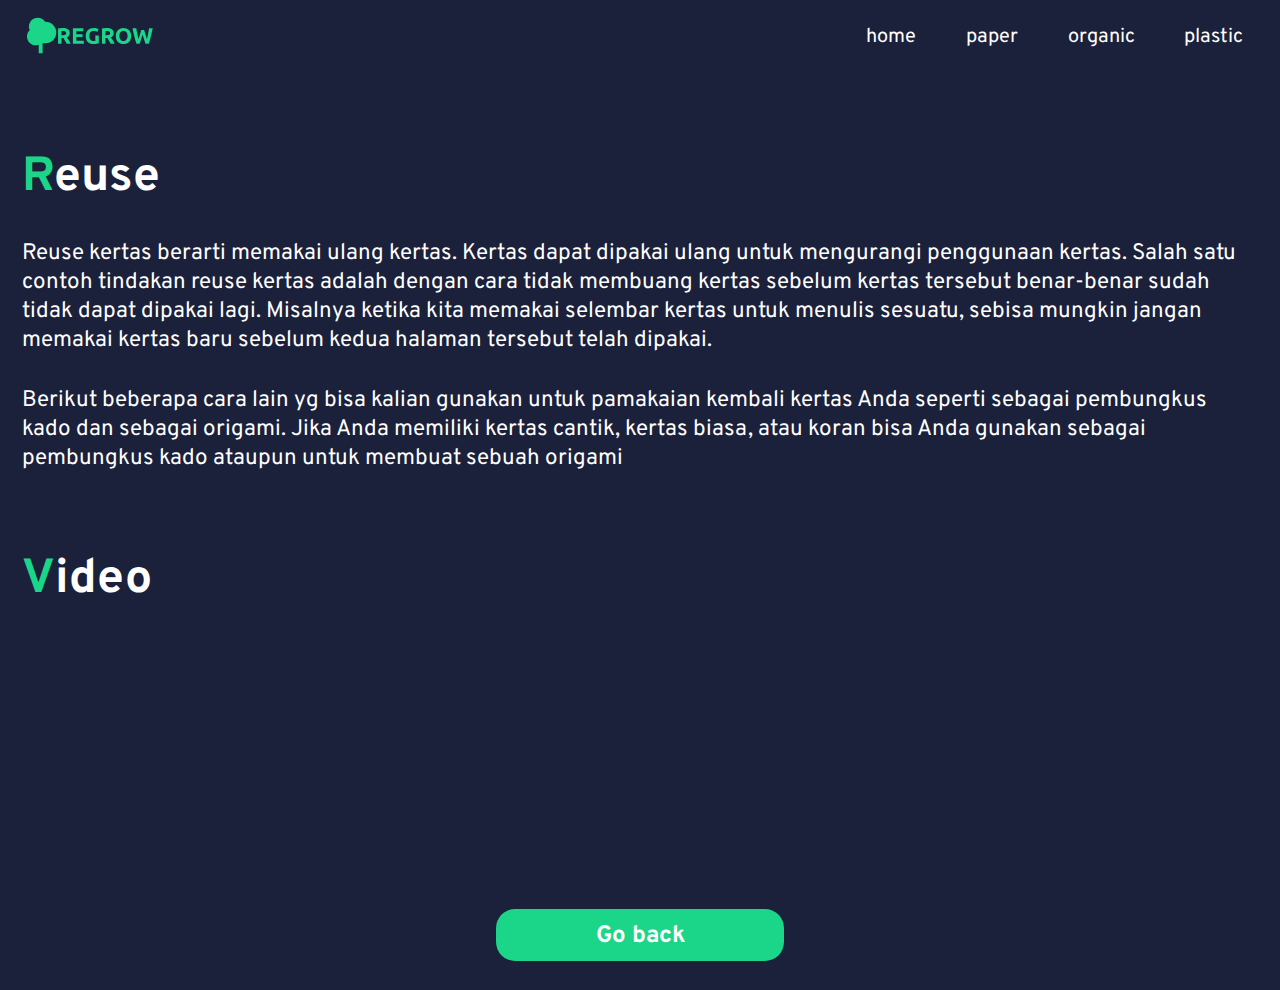
<file: reuseKertas.html>
<!DOCTYPE html>
<html lang="en">
<head>
    <meta charset="UTF-8">
    <meta name="viewport" content="width=device-width, initial-scale=1.0">
    <meta http-equiv="X-UA-Compatible" content="ie=edge">
    <title>Regrow_RPL</title>
    <link rel="stylesheet" href="css/reuseKertas.css">
</head>
<body>
    <div class="container">
        <header>
         <img src="images/logo.svg" alt="regrow logo" class="logo"> 
         <nav>
             <span style="cursor:pointer" class="ham" onclick="openNav()"><img src="images/ham.svg" alt="bar"></span>
 
                 <ul class="sidenav" id="nav">
                     <li><a href="javascript:void(0)" class="closebtn" onclick="closeNav()"><img src="images/exit.svg" alt="exit"></a></li>
                     <li><a href="index.html">home</a></li>
                     <li><a href="3R_Kertas.html">paper</a></li>
                     <li><a href="3R_Organik.html">organic</a></li>
                     <li><a href="3R_Plastik.html">plastic</a></li>
                 </ul>
         </nav>
        </header>
   </div>

   <div class="container2">
    <h1><span>R</span>euse</h1>
      
      <div class="artikel">
          <p>Reuse kertas berarti memakai ulang kertas. Kertas dapat dipakai ulang 
            untuk mengurangi penggunaan kertas. Salah satu contoh tindakan reuse kertas 
            adalah dengan cara tidak membuang kertas sebelum kertas tersebut benar-benar 
            sudah tidak dapat dipakai lagi. Misalnya ketika kita memakai selembar kertas 
            untuk menulis sesuatu, sebisa mungkin jangan memakai kertas baru sebelum kedua
            halaman tersebut telah dipakai.
          </p>

          <p>Berikut beberapa cara lain yg bisa kalian gunakan untuk pamakaian 
          kembali kertas Anda seperti sebagai pembungkus kado dan sebagai origami. 
          Jika Anda memiliki kertas cantik, kertas biasa, atau koran bisa Anda gunakan
          sebagai pembungkus kado ataupun untuk membuat sebuah origami 
          </p>

          <h1><span>V</span>ideo</h1>

          <div class="videowrapper">
            <iframe src="https://www.youtube.com/embed/QMrauIZ24jc" frameborder="0" allow="accelerometer; autoplay; encrypted-media; gyroscope; picture-in-picture" allowfullscreen></iframe>
            <iframe src="https://www.youtube.com/embed/igCfVQbTvAU" frameborder="0" allow="accelerometer; autoplay; encrypted-media; gyroscope; picture-in-picture" allowfullscreen></iframe>
            <iframe src="https://www.youtube.com/embed/LCWRcom1jwA" frameborder="0" allow="accelerometer; autoplay; encrypted-media; gyroscope; picture-in-picture" allowfullscreen></iframe>
          </div> 
      </div>
   </div>

    <div class="back">
        <a href="3R_Kertas.html">Go back</a>
    </div>

       <script>
        function openNav() {
          document.getElementById("nav").style.width = "200px";
        }
        
        function closeNav() {
          document.getElementById("nav").style.width = "0";
        }
       </script>
</body>
</html>
</file>
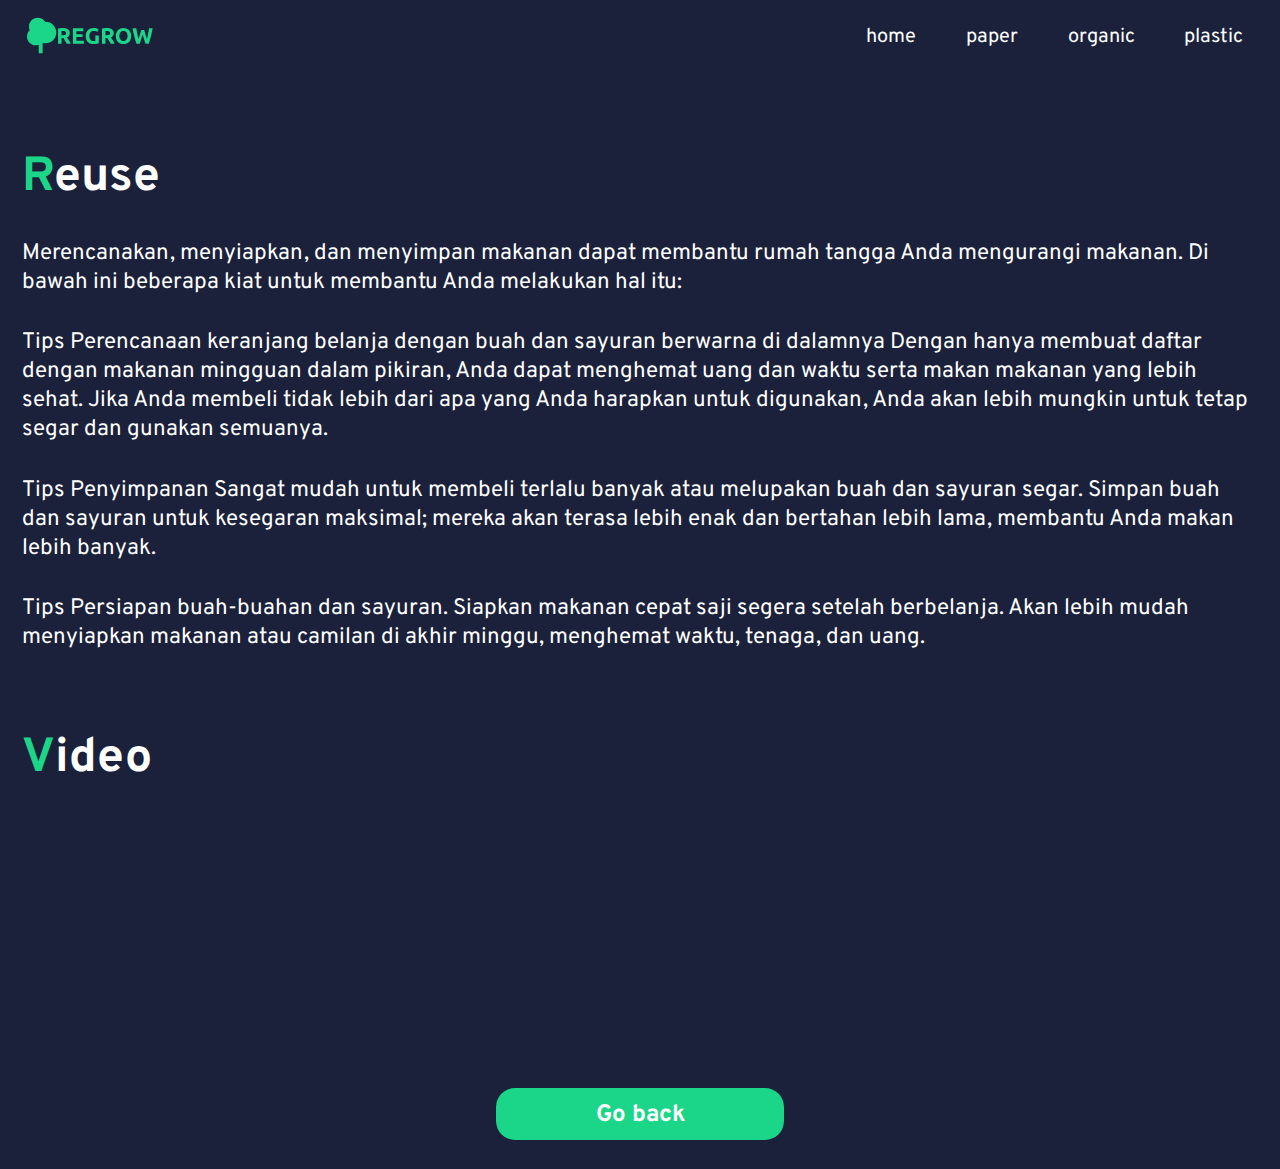
<file: reuseOrganik.html>
<!DOCTYPE html>
<html lang="en">
<head>
    <meta charset="UTF-8">
    <meta name="viewport" content="width=device-width, initial-scale=1.0">
    <meta http-equiv="X-UA-Compatible" content="ie=edge">
    <title>Regrow_RPL</title>
    <link rel="stylesheet" href="css/reuseOrganik.css">
</head>
<body>
    <div class="container">
        <header>
         <img src="images/logo.svg" alt="regrow logo" class="logo"> 
         <nav>
             <span style="cursor:pointer" class="ham" onclick="openNav()"><img src="images/ham.svg" alt="bar"></span>
 
                 <ul class="sidenav" id="nav">
                     <li><a href="javascript:void(0)" class="closebtn" onclick="closeNav()"><img src="images/exit.svg" alt="exit"></a></li>
                     <li><a href="index.html">home</a></li>
                     <li><a href="3R_Kertas.html">paper</a></li>
                     <li><a href="3R_Organik.html">organic</a></li>
                     <li><a href="3R_Plastik.html">plastic</a></li>
                 </ul>
         </nav>
        </header>
   </div>

   <div class="container2">
    <h1><span>R</span>euse</h1>
      
      <div class="artikel">
          <p>Merencanakan, menyiapkan, dan menyimpan makanan dapat membantu rumah tangga Anda mengurangi makanan.
            Di bawah ini beberapa kiat untuk membantu Anda melakukan hal itu:
          </p>

          <p>Tips Perencanaan
            keranjang belanja dengan buah dan sayuran berwarna di dalamnya
            Dengan hanya membuat daftar dengan makanan mingguan dalam pikiran,
            Anda dapat menghemat uang dan waktu serta makan makanan yang lebih sehat.
            Jika Anda membeli tidak lebih dari apa yang Anda harapkan untuk digunakan, Anda akan lebih mungkin
            untuk tetap segar dan gunakan semuanya.
          </p>

          <p>Tips Penyimpanan
            Sangat mudah untuk membeli terlalu banyak atau melupakan buah dan sayuran segar.
            Simpan buah dan sayuran untuk kesegaran maksimal;
            mereka akan terasa lebih enak dan bertahan lebih lama,
            membantu Anda makan lebih banyak.
          </p>

          <p>Tips Persiapan
            buah-buahan dan sayuran. Siapkan makanan cepat saji segera setelah berbelanja.
            Akan lebih mudah menyiapkan makanan atau camilan di akhir minggu,
            menghemat waktu, tenaga, dan uang.
          </p>

          <h1><span>V</span>ideo</h1>

          <div class="videowrapper">
            <iframe src="https://www.youtube.com/embed/18QcSUf5aEY" frameborder="0" allow="accelerometer; autoplay; encrypted-media; gyroscope; picture-in-picture" allowfullscreen></iframe>
            <iframe src="https://www.youtube.com/embed/loS-R-WkPAY" frameborder="0" allow="accelerometer; autoplay; encrypted-media; gyroscope; picture-in-picture" allowfullscreen></iframe>
            <iframe src="https://www.youtube.com/embed/QviD2LQDZIo" frameborder="0" allow="accelerometer; autoplay; encrypted-media; gyroscope; picture-in-picture" allowfullscreen></iframe>
          </div> 
      </div>
   </div>

    <div class="back">
        <a href="3R_Organik.html">Go back</a>
    </div>

       <script>
        function openNav() {
          document.getElementById("nav").style.width = "200px";
        }
        
        function closeNav() {
          document.getElementById("nav").style.width = "0";
        }
       </script>
</body>
</html>
</file>
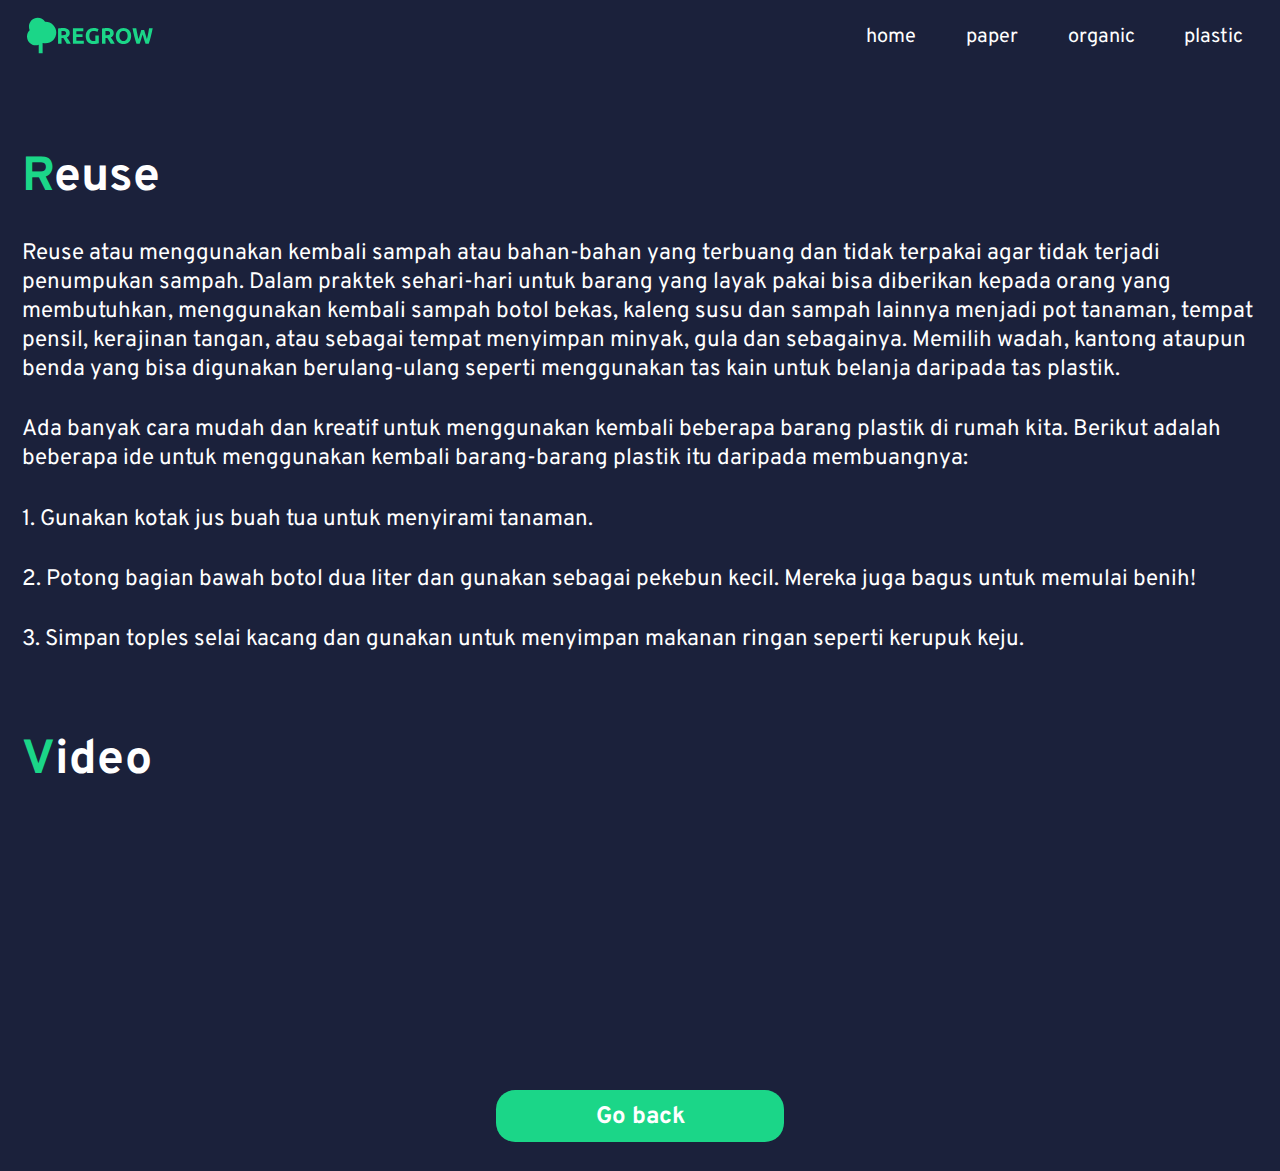
<file: reusePlastik.html>
<!DOCTYPE html>
<html lang="en">
<head>
    <meta charset="UTF-8">
    <meta name="viewport" content="width=device-width, initial-scale=1.0">
    <meta http-equiv="X-UA-Compatible" content="ie=edge">
    <title>Regrow_RPL</title>
    <link rel="stylesheet" href="css/reusePlastik.css">
</head>
<body>
    <div class="container">
        <header>
         <img src="images/logo.svg" alt="regrow logo" class="logo"> 
         <nav>
             <span style="cursor:pointer" class="ham" onclick="openNav()"><img src="images/ham.svg" alt="bar"></span>
 
                 <ul class="sidenav" id="nav">
                     <li><a href="javascript:void(0)" class="closebtn" onclick="closeNav()"><img src="images/exit.svg" alt="exit"></a></li>
                     <li><a href="index.html">home</a></li>
                     <li><a href="3R_Kertas.html">paper</a></li>
                     <li><a href="3R_Organik.html">organic</a></li>
                     <li><a href="3R_Plastik.html">plastic</a></li>
                 </ul>
         </nav>
        </header>
   </div>

   <div class="container2">
    <h1><span>R</span>euse</h1>
      
      <div class="artikel">
          <p>
            Reuse atau menggunakan kembali sampah atau bahan-bahan yang 
            terbuang dan tidak terpakai agar tidak terjadi penumpukan sampah. 
            Dalam praktek sehari-hari untuk barang yang layak pakai bisa 
            diberikan kepada orang yang membutuhkan, menggunakan kembali sampah 
            botol bekas, kaleng susu dan sampah lainnya menjadi pot tanaman, 
            tempat pensil, kerajinan tangan, atau sebagai tempat menyimpan minyak, 
            gula dan sebagainya. Memilih wadah, kantong ataupun benda yang bisa 
            digunakan berulang-ulang seperti menggunakan tas kain untuk belanja 
            daripada tas plastik. 
          </p>

          <p>
            Ada banyak cara mudah dan kreatif untuk menggunakan kembali beberapa barang plastik di rumah kita. Berikut adalah beberapa ide 
            untuk menggunakan kembali barang-barang plastik itu daripada membuangnya:
          </p>

          <p>
            1. Gunakan kotak jus buah tua untuk menyirami tanaman.
          </p>

          <p>
            2. Potong bagian bawah botol dua liter dan gunakan sebagai pekebun kecil. Mereka juga bagus untuk memulai benih!
          </p>

          <p>
            3. Simpan toples selai kacang dan gunakan untuk menyimpan makanan ringan seperti kerupuk keju.
          </p>

          <h1><span>V</span>ideo</h1>

          <div class="videowrapper">
            <iframe src="https://www.youtube.com/embed/xEAOvFG1AmM" frameborder="0" allow="accelerometer; autoplay; encrypted-media; gyroscope; picture-in-picture" allowfullscreen></iframe>
            <iframe src="https://www.youtube.com/embed/774foiJWgLg" frameborder="0" allow="accelerometer; autoplay; encrypted-media; gyroscope; picture-in-picture" allowfullscreen></iframe>
            <iframe src="https://www.youtube.com/embed/zOy1wZvrEzE" frameborder="0" allow="accelerometer; autoplay; encrypted-media; gyroscope; picture-in-picture" allowfullscreen></iframe>
          </div> 
      </div>
   </div>

    <div class="back">
        <a href="3R_Plastik.html">Go back</a>
    </div>

       <script>
        function openNav() {
          document.getElementById("nav").style.width = "200px";
        }
        
        function closeNav() {
          document.getElementById("nav").style.width = "0";
        }
       </script>
</body>
</html>
</file>
<file: css/main.css>
@import url('https://fonts.googleapis.com/css?family=Overpass:400,600');

body {
    margin: 0;
    font-family: 'Overpass', sans-serif;
    background-color: #1B213B;
}

h1 {
    color: #1BD688;
}

ul {
    list-style-type: none;
    margin: 0;
    padding: 0;
}

.container {
    text-align: center;
    padding: .5em;
}

.logo {
    width: 100px;
}

header {
    display: flex;
    justify-content: space-between;
}

.ham {
    width: 22px;
    margin-top: 20%;
}

.sidenav{
    height: 100%; 
    width: 0; 
    position: fixed; 
    z-index: 10; 
    top: 0; 
    right: 0;
    background-color: rgba(0,0,0,0.8); 
    overflow: hidden; 
    padding-top: 60px; 
    transition: 0.5s; 
}
  
.sidenav a {
    padding: 8px;
    text-decoration: none;
    font-size: 25px;
    color: white;
    display: block;
    transition: 0.3s;
}  

.sidenav a:hover {
    color: #1BD688;
}

.sidenav .closebtn {
    position: absolute;
    top: 0;
    right: 0;
    font-size: 36px;
    margin-left: 50px;
}

.closebtn img {
    margin-bottom: 1.2em;
    margin-top: 0;
    text-align: right;
    padding: .5em;
    width: 15px;
    cursor: pointer;
}

.closebtn:hover{
    color: #1BD688;
}

.sign {
    display: grid;
    grid-template-columns: 2;
    width: calc(100%-1em);
    margin: 1.4em;
    padding: 10em 2em 1.2em;
    background: rgb(38, 47, 83);
    border-radius: .8em;
    box-shadow: 
    6px 6px 20px rgba(0, 0, 0, 0.2);
}

.sign button {
    justify-content: center;
    font-weight: bolder;
    width: calc(100%-1em);
    margin-top: .4em;
    margin-bottom: .4em;
    border-radius: .8em;
    padding: .6em 1.2em;
    cursor: pointer;
}

.sign .but1 {
    background-color: #1BD688;
    border-color: #1BD688;
    border-style: solid;
    margin-bottom: .5em;
}
.sign .but2 {
    background-color: rgba(0, 0, 0, 0);
    border-color: #1BD688;
    border-style: solid;
}

.sign .but1 a {
    color: white;
    text-decoration: none;
    font-size: 1rem;
}

.sign .but2 a{
    color: #1BD688;
    text-decoration: none;
    font-size: 1rem;
}

.ilustrasi {
    width: 80%;
    margin: -1em 2em -15em 2em;
}

h1 {
    color: #1BD688;;
    font-weight: bold;
    text-align: center;
    position: relative;
    margin: .1em;
}

.sub-header {
    color: white;
    text-align: center;
    position: relative;
    font-size: 1rem;
    margin: 1em 1.2em;
}

.aboutUs {
    background-color: #1BD688;
    width: calc(100%-1em);
    display: block;
    color: white;
    padding: .5em;
    border-radius: .8em;
    text-decoration: none;
    font-weight: bold;
    font-size: 1.5rem;
    margin: 1.2em 3em 1.2em;
    position: relative;
}

.scroll {
    padding-bottom: 0;
    width:30px;
    animation: move 1s infinite alternate;
}

.scroll2 {
    color: #1BD688;
    text-align: center;
    position: relative;
    font-size: 1rem;
    margin: .2em 0 1.2em;
}

.container2 {
    margin-top: .2em;    
    padding-top: .5em;
}

.art-container {
    position: relative;
    display: flex;
    justify-content: space-between;
    align-content: center;
    flex-wrap: wrap;
    width: 100%;
}

.art-container .card {
    width: calc(100%-1em);
    margin: 0;
    padding: 1.2em 1em;
    background: #1B213B;
}

.art-container .card .gambar {
    position: relative;
    text-align: center;
}

.art-container .card .gambar img {
    width: 80px;
}

.art-container .card .gambar img:hover {
    opacity: 0.8;
    scale: 1.05;
}

.art-container .card .content {
    position: relative;
    margin-top: 20px;
    text-align: center;
    display: none;
}

.art-container .card .content h1 {
    color: #1BD688;
    font-weight: bold;
    font-size: 2rem;
    margin: 0;
}

.art-container .card .content p {
    color: white;
    font-size: 1.2rem;
    margin: .5em;
}
.container3 .card {
    display: flex;
    align-content: space-between;
    width: calc(100%-1em);
    height: 100%;
    margin: 1.4em;
    border-radius: .8em;
    background-color: rgba(0, 0, 0, 0);
    border-color: #1BD688;
    border-style: solid;
}

.container3 .card h3 {
    color: #1BD688;
    margin: 1em ;
    margin-left: .7em;
    text-align: left;
}

.container3 .card img {
    width: 50%;
    justify-content: center;
    align-content: center;
    margin: 0 1em;
    margin-right: .5em;
}

.container3 .card .desc{
    color: white;
    justify-content: center;
}

.container3 .card .desc p{
    text-align: left;
    margin: 1em;
    font-size: .8rem;
}

.container3 .card .desc button {
    background-color: #1BD688;
    margin: .6em 1em 1.6em;
    padding: .4em 1em;
    border-style: none;
    border-radius: .5em;
}

.container3 .card .desc button a{
    color: white;
    text-decoration: none;
    justify-content: center;
    align-content: center;
    font-weight: bold;
}

@keyframes move {
    0% {
        transform: translateY(10px);
    }
    100% {
        transform: translateY(-10px);
    }
}

@media only screen and (min-width: 480px) and (max-width: 767px){

    .logo {
        width: 120px;
    }

    .ilustrasi {
        width: 200p;
        margin: -1em 2em -18em 2em;
    }

    .sign {  
        margin: 1.4em;
        padding: 12em 2em 1.2em;
    }
    
    .sign button {
        margin: .4em 1.8em; 
        padding: .6em 1.2em;
    }

    .sign .but1 a {
        color: white;
        text-decoration: none;
        font-size: 1.2rem;
    }
    
    .sign .but2 a{
        color: #1BD688;
        text-decoration: none;
        font-size: 1.2rem;
    }

    .sub-header {
        font-size: 1.2rem;
        margin: 1em 2em;
    }

    .aboutUs {
        padding: .5em;
        font-size: 1.8rem;
        margin: 1.2em 4em 1.2em;
    }

    .scroll2 {
        font-size: 1.4rem;
        margin: .2em 0 1.2em;
    }
    
    .scroll {
        padding-bottom: 0;
        width: 45px;
    }

    h1 {
        font-size: 1.8rem;
        margin: .1em;
    }
    
    .art-container .card {
        width: 120px;
        margin: 1.2em auto;
        padding: 1.2em auto;
    }

    .art-container .card .gambar img {
        width: 100px;
    }

    .art-container .card .gambar img:hover {
        opacity: 0.8;
    }

    .container3 .card {
        justify-content: center;
        width: 80%;
        margin: 2em auto;
    }
    
    .container3 .card h3 {
        font-size: 1.5rem;
    }
    
    .container3 .card img {
        width: 50%;
    }
    
    .container3 .card .desc p{
        font-size: 1rem;
    }

}

@media only screen and (min-width: 768px) and (max-width: 959px){

    .logo {
        width: 120px;
    }

    .ilustrasi {
        width: 70%;
        margin: -1em 2em -18em 2em;
    }

    .sign {  
        margin: 1.4em 8em;
        padding: 10em 2em 1.2em;
    }
    
    .sign button {
        margin: .4em 4em; 
        padding: .6em 1.2em;
    }

    .sign .but1 a {
        color: white;
        text-decoration: none;
        font-size: 1.2rem;
    }
    
    .sign .but2 a{
        color: #1BD688;
        text-decoration: none;
        font-size: 1.2rem;
    }

    .start h1 {
        font-size: 2rem;
        margin-top: 1em;
    }

    .sub-header {
        font-size: 1.4rem;
        margin: 1em 2em;
    }

    .start a {
        font-size: 1.8rem;
        margin: 0 8em 1.5em;
    }

    .aboutUs {
        padding: .5em;
        font-size: 1.8rem;
        margin: 1.2em 4em 1.2em;
    }

    .scroll2 {
        font-size: 1.4rem;
        margin: .2em 0 1.2em;
    }
    
    .scroll {
        padding-bottom: 0;
        width: 45px;
    }

    h1 {
        font-size: 2rem;
        margin: .1em;
    }
    
    .art-container .card {
        width: 180px;
        margin: 1.2em auto;
        padding: 1.2em auto;
    }

    .art-container .card .gambar img {
        width: 120px;
    }

    .art-container .card .gambar img:hover {
        opacity: 0.8;
    }

    .container3 .card {
        justify-content: center;
        width: 60%;
        margin: 2em auto;
    }
    
    .container3 .card h3 {
        font-size: 1.5rem;
    }
    
    .container3 .card img {
        width: 50%;
    }
    
    .container3 .card .desc p{
        font-size: 1rem;
    }

}

@media only screen and (min-width: 960px) and (max-width: 1199px){
    .logo {
        width: 130px;
        padding-left: 1.2em;
    }

    .ilustrasi {
        width: 50%;
        margin: -1em 0 -3em;
    }
    
    .sign {
        display: none;
    }

    .sidenav {
        width: auto;
        height: auto;
        position: relative;
        background: none; 
        overflow: inherit; 
        padding: .2em .8em 0;
        transition: none; 
    }

    .sidenav li {
        float: left;
        margin: .3em 1em;
    }

    .sidenav a{
        color: white;
        background-color: inherit;
        text-align: center;
        font-size: 20px;
    }

    .sidenav .closebtn {
        display: none;
    }

    .ham {
        display: none;
    }

    .aboutUs {
        padding: .5em;
        font-size: 1.8rem;
        margin: 1.2em 4em 1.2em;
    }

    .start{
        width: 40%;
        margin: 6.5em 1.8em;
    }

    .container section {
        margin-top: 2em;
        display: flex;
        width: 100%;
        flex-flow: row-reverse;
        justify-content: space-between;
    }

    .container p {
        text-align: left;
        margin-left: 0;
        font-size: 1rem;
    }

    .container section h1 {
        margin-left: 0;
        text-align: left;
        font-size: 1.8rem;
    }

    .sub-header {
        font-size: 1.5rem;
        margin: 1em;
    }

    .aboutUs {
        padding: .5em;
        font-size: 1.2rem;
        margin: 1.2em 12em;
        margin-left: 0;
    }

    .container2 section{
        margin-top: -3.5em;
        display: grid;
        grid-template-rows: 2;
        align-content: center;
        justify-content: center;
        width: 100%;
    }

    .container2 p{
        font-size: 1rem;
    }

    .container2 section h1 {
        text-align: center;
        font-size: 1.8rem;
    }

    .container2 .start2 {
        width: calc(100%-1em);
        margin: 6em 1.8em 0;
        padding: 0 12em;
        text-align:center;
    }

    .art-container {
        margin: 0 auto;
        width: 90%;
    }

    .art-container .card {
        width: 180px;
        margin: 1.2em;
        padding: 1.2em 1.4em;
    }

    .art-container .card .content {
        display: inherit;
    }

    .art-container .card .content h1{
        font-size: 1.8rem;
    }

    .art-container .card .content p{
        font-size: 1rem;
    }

    .art-container .card .gambar img {
        width: 120px;
    }

    .art-container .card .gambar img:hover {
        opacity: 0.8;
    }

    .scroll2, .scroll {
        display: none;
    }

    .container3 {
        display: flex;
        align-content: space-between;
        
    }

    .container3 .card {
        width: 30%;
        margin: 2em .9em 6em;
    }
    
    .container3 .card h3 {
        font-size: 1.5rem;
    }
    
    .container3 .card img {
        width: 50%;
    }
    
    .container3 .card .desc p{
        font-size: 1rem;
    }
}

@media only screen and (min-width: 1200px){

    .logo {
        width: 130px;
        padding-left: 1.2em;
    }

    .ilustrasi {
        width: 50%;
        margin: -1em 0 -3em;
    }
    
    .sign {
        display: none;
    }

    .sidenav {
        width: auto;
        height: auto;
        position: relative;
        background: none; 
        overflow: inherit; 
        padding: .2em .8em 0;
        transition: none; 
    }

    .sidenav li {
        float: left;
        margin: .3em 1em;
    }

    .sidenav a{
        color: white;
        background-color: inherit;
        text-align: center;
        font-size: 20px;
    }

    .sidenav .closebtn {
        display: none;
    }

    .ham {
        display: none;
    }

    .aboutUs {
        padding: .5em;
        font-size: 1.8rem;
        margin: 1.2em 4em 1.2em;
        margin-left: 0;
    }

    .start{
        width: 40%;
        margin: 6.5em 1.8em;
    }

    .container section {
        margin-top: 2em;
        display: flex;
        width: 100%;
        flex-flow: row-reverse;
        justify-content: space-between;
    }

    .container p {
        text-align: left;
        margin-left: 0;
        font-size: 1.2rem;
    }

    .container section h1 {
        margin-left: 0;
        text-align: left;
        font-size: 2rem;
    }

    .sub-header {
        font-size: 1.5rem;
        margin: 1em;
    }

    .aboutUs {
        padding: .5em;
        font-size: 1.2rem;
        margin: 1.2em 18em;
        margin-left: 0;
    }

    .container2 {
        margin-bottom: 4em;
    }

    .container2 section{
        margin-top: -3.5em;
        display: grid;
        grid-template-rows: 2;
        align-content: center;
        justify-content: center;
        width: 100%;
    }

    .container2 p{
        font-size: 1.2rem;
    }

    .container2 section h1 {
        text-align: center;
        font-size: 2rem;
    }

    .container2 .start2 {
        width: calc(100%-1em);
        margin: 6em 1.8em 0;
        padding: 0 12em;
        text-align:center;
    }

    .art-container {
        margin: 0 auto;
        width: 90%;
    }

    .art-container .card {
        width: 260px;
        margin: 1.2em;
        padding: 1.2em 1.4em;
    }

    .art-container .card .content {
        display: inherit;
    }

    .art-container .card .gambar img {
        width: 120px;
    }

    .art-container .card .gambar img:hover {
        opacity: 0.8;
    }

    .scroll2, .scroll {
        display: none;
    }

    .container3 {
        display: flex;
        align-content: space-between;
        justify-content: center;
    }

    .container3 .card {
        width: 30%;
        margin: 2em .9em 6em;
    }
    
    .container3 .card h3 {
        font-size: 1.5rem;
    }
    
    .container3 .card img {
        width: 50%;
    }
    
    .container3 .card .desc p{
        font-size: 1rem;
    }
    .contact__input {
        width: 100%;
        font-size: .938rem;
        font-weight: 600;
        padding: 1rem;
        border-radius: .5rem;
        border: 1.5px hsl(224, 56%, 12%);
        outline: none;
        margin-bottom: 2rem;
        
      }
      
      .contact__button {
        display: block;
        border: none;
        outline: none;
        font-size: .938rem;
        cursor: pointer;
        margin-left: auto;
      }
    
    .section-title{
        width: calc(100%-1em);
        margin: 6em 1.8em 0;
        padding: 0 12em;
        text-align:center;
    }
}
</file>
<file: css/3R_Kertas.css>
@import url('https://fonts.googleapis.com/css?family=Overpass:400,600');

body {
    margin: 0;
    font-family: 'Overpass', sans-serif;
    background-color: #1B213B;
}

h1 span {
    color: #1BD688;
}

ul {
    list-style-type: none;
    margin: 0;
    padding: 0;
}

.container {
    text-align: center;
    padding: .5em;
}

.logo {
    width: 100px;
}

header {
    display: flex;
    justify-content: space-between;
}

.ham {
    width: 22px;
    margin-top: 20%;
}

header {
    display: flex;
    justify-content: space-between;
}

.sidenav{
    height: 100%; 
    width: 0; 
    position: fixed; 
    z-index: 10; 
    top: 0; 
    right: 0;
    background-color: rgba(0,0,0,0.8); 
    overflow-x: hidden; 
    padding-top: 60px; 
    transition: 0.5s; 
}
  
.sidenav a {
    padding: 8px 8px 8px 32px;
    text-decoration: none;
    font-size: 25px;
    color: #818181;
    display: block;
    transition: 0.3s;
}  

.sidenav a:hover {
    color: #1BD688;
}

.sidenav .closebtn {
    position: absolute;
    top: 0;
    right: 0;
    font-size: 36px;
    margin-left: 50px;
}

.closebtn img {
    margin-bottom: 1.2em;
    margin-top: 0;
    text-align: right;
    padding: .5em;
    width: 15px;
    cursor: pointer;
}

.closebtn:hover{
    color: #1BD688;
}

.container2 h1 {
    text-align: center;
    color: white;
    margin-top: .3em;
    margin-bottom: .3em;
}

.art-container {
    position: relative;
    display: flex;
    justify-content: center;
    align-content: center;
    flex-wrap: wrap;
    width: 100%;
}

.art-container .card {
    width: 70%;
    margin: 1.2em;
    padding: 1.2em 1em;
    background: rgb(38, 47, 83);
    border-radius: .8em;
    box-shadow: 
    6px 6px 20px rgba(0, 0, 0, 0.2);
}

.art-container .card:hover {
    scale: 1.05;
}

.art-container .card .gambar {
    position: relative;
    text-align: center;
}

.art-container .card .gambar img {
    max-width: 40%;
    color: #1BD688;
}

.art-container .card .content {
    position: relative;
    margin-top: 20px;
    text-align: center;
}

.art-container .card .content h2 {
    color: #1BD688;
    font-weight: bold;
    font-size: 2rem;
    margin: 0;
}

.art-container .card .content p {
    color: rgba(255, 255, 255, 0.8);
    font-size: 1rem;
    margin: .5em;
}

.art-container .card .content a {
    display: inline-block;
    padding: 10px 20px;
    margin-top: 15px;
    border-radius: .8em;
    background-color: #1BD688;
    color: white;
    font-size: 16px;
    text-decoration: none;
    box-shadow: 
    4px 4px 15px rgba(0, 0, 0, 0.2);
}

.art-container .card .content a:hover {
    opacity: 0.8;
}

.back {
    justify-content: center;
    align-content: center;
}

.back a {
    display: block;
    text-align: center;
    background-color: #1BD688;
    color: white;
    height: 40px;
    padding: 0;
    padding-top: .5em;
    width: calc(100%-1em);
    border-radius: .8em;
    text-decoration: none;
    font-weight: bold;
    font-size: 1.5rem;
    margin: 1.2em 2em;
    position: relative;
}

.back:hover {
    opacity: 0.8;
}

@media only screen and (min-width: 480px) and (max-width: 767px){

    .art-container {
        margin: 0 auto;
    }

    .art-container .card .content p {
        font-size: 1rem;
    }

    .art-container .card .content h2 {
        font-size: 1.6rem;
    }

    .art-container .card .content a {
        font-size: 1.2rem;
        padding: 8px 20px;
    }

    .art-container .card {
        width: 50%;
        margin: 1.2em 1.2em;
        padding: 1.2em 1.4em;
    }

    .back a {
        padding: 0;
        padding-top: .5em;
        height: 30px;
        font-size: 1.2rem;
        margin: 1.2em 6em;
    }
}

@media only screen and (min-width: 768px) and (max-width: 959px){

    .logo {
        width: 130px;
        padding-left: 1.2em;
    }
    
    .container2 {
        margin-top: 4em;
    }

    .container2 h1 {
        font-size: 2.6rem;
    }

    .art-container {
        margin: 0 auto;
    }

    .art-container .card .content p {
        font-size: .6rem;
    }

    .art-container .card .content h2 {
        font-size: 1.2rem;
    }

    .art-container .card .content a {
        font-size: .8rem;
        padding: 6px 20px;
    }

    .art-container .card {
        width: 160px;
        margin: 1.2em 1.2em;
        padding: 1.2em 1.4em;
    }

    .back a {
        padding: 0;
        padding-top: .5em;
        height: 30px;
        font-size: 1.2rem;
        margin: 1.2em 15.5em;
    }

}

@media only screen and (min-width: 960px) and (max-width: 1199px){

    .logo {
        width: 130px;
        padding-left: 1.2em;
    }
    
    .container2 {
        margin-top: 4em;
    }

    .container2 h1 {
        font-size: 2.8rem;
    }

    .art-container {
        margin: 0 auto;
    }

    .art-container .card .content p {
        font-size: .8rem;
    }

    .art-container .card .content h2 {
        font-size: 1.4rem;
    }

    .art-container .card {
        width: 200px;
        margin: 1.2em 1.8em;
        padding: 1.2em 1.4em;
    }

    .back a {
        padding: 0;
        padding-top: .5em;
        font-size: 1.2rem;
        margin: 1.2em 15.5em;
    }

    .sidenav {
        width: auto;
        height: auto;
        position: relative;
        background: none; 
        overflow: inherit; 
        padding: .2em 1em 0;
        transition: none; 
    }

    .sidenav li {
        float: left;
        margin: .3em .3em;
    }

    .sidenav a{
        color: white;
        background-color: inherit;
        text-align: center;
        font-size: 20px;
    }

    .sidenav .closebtn {
        display: none;
    }

    .ham {
        display: none;
    }

}

@media only screen and (min-width: 1200px){
    
    .logo {
        width: 130px;
        padding-left: 1.2em;
    }
    
    .container2 {
        margin-top: 4em;
    }

    .container2 h1 {
        font-size: 3rem;
    }

    .art-container {
        margin: 0 auto;
    }

    .art-container .card {
        width: 260px;
        margin: 1.2em 2.3em;
        padding: 1.2em 1.4em;
    }

    .back a {
        padding: 0;
        padding-top: .5em;
        font-size: 1.5rem;
        margin: 1.2em 20em;
    }

    .sidenav {
        width: auto;
        height: auto;
        position: relative;
        background: none; 
        overflow: inherit; 
        padding: .2em 1em 0;
        transition: none; 
    }

    .sidenav li {
        float: left;
        margin: .3em .3em;
    }

    .sidenav a{
        color: white;
        background-color: inherit;
        text-align: center;
        font-size: 20px;
    }

    .sidenav .closebtn {
        display: none;
    }

    .ham {
        display: none;
    }
}
</file>
<file: css/3R_Organik.css>
@import url('https://fonts.googleapis.com/css?family=Overpass:400,600');

body {
    margin: 0;
    font-family: 'Overpass', sans-serif;
    background-color: #1B213B;
}

h1 span {
    color: #1BD688;
}

ul {
    list-style-type: none;
    margin: 0;
    padding: 0;
}

.container {
    text-align: center;
    padding: .5em;
}

.logo {
    width: 100px;
}

header {
    display: flex;
    justify-content: space-between;
}

.ham {
    width: 22px;
    margin-top: 20%;
}

header {
    display: flex;
    justify-content: space-between;
}

.sidenav{
    height: 100%; 
    width: 0; 
    position: fixed; 
    z-index: 10; 
    top: 0; 
    right: 0;
    background-color: rgba(0,0,0,0.8); 
    overflow-x: hidden; 
    padding-top: 60px; 
    transition: 0.5s; 
}
  
.sidenav a {
    padding: 8px 8px 8px 32px;
    text-decoration: none;
    font-size: 25px;
    color: #818181;
    display: block;
    transition: 0.3s;
}  

.sidenav a:hover {
    color: #1BD688;
}

.sidenav .closebtn {
    position: absolute;
    top: 0;
    right: 0;
    font-size: 36px;
    margin-left: 50px;
}

.closebtn img {
    margin-bottom: 1.2em;
    margin-top: 0;
    text-align: right;
    padding: .5em;
    width: 15px;
    cursor: pointer;
}

.closebtn:hover{
    color: #1BD688;
}

.container2 h1 {
    text-align: center;
    color: white;
    margin-top: .3em;
    margin-bottom: .3em;
}

.art-container {
    position: relative;
    display: flex;
    justify-content: center;
    align-content: center;
    flex-wrap: wrap;
    width: 100%;
}

.art-container .card {
    width: 70%;
    margin: 1.2em;
    padding: 1.2em 1em;
    background: rgb(38, 47, 83);
    border-radius: .8em;
    box-shadow: 
    6px 6px 20px rgba(0, 0, 0, 0.2);
}

.art-container .card:hover {
    scale: 1.05;
}

.art-container .card .gambar {
    position: relative;
    text-align: center;
}

.art-container .card .gambar img {
    max-width: 40%;
    color: #1BD688;
}

.art-container .card .content {
    position: relative;
    margin-top: 20px;
    text-align: center;
}

.art-container .card .content h2 {
    color: #1BD688;
    font-weight: bold;
    font-size: 2rem;
    margin: 0;
}

.art-container .card .content p {
    color: rgba(255, 255, 255, 0.8);
    font-size: 1rem;
    margin: .5em;
}

.art-container .card .content a {
    display: inline-block;
    padding: 10px 20px;
    margin-top: 15px;
    border-radius: .8em;
    background-color: #1BD688;
    color: white;
    font-size: 16px;
    text-decoration: none;
    box-shadow: 
    4px 4px 15px rgba(0, 0, 0, 0.2);
}

.art-container .card .content a:hover {
    opacity: 0.8;
}

.back {
    justify-content: center;
    align-content: center;
}

.back a {
    display: block;
    text-align: center;
    background-color: #1BD688;
    color: white;
    height: 40px;
    padding: 0;
    padding-top: .5em;
    width: calc(100%-1em);
    border-radius: .8em;
    text-decoration: none;
    font-weight: bold;
    font-size: 1.5rem;
    margin: 1.2em 2em;
    position: relative;
}

.back:hover {
    opacity: 0.8;
}

@media only screen and (min-width: 480px) and (max-width: 767px){

    .art-container {
        margin: 0 auto;
    }

    .art-container .card .content p {
        font-size: 1rem;
    }

    .art-container .card .content h2 {
        font-size: 1.6rem;
    }

    .art-container .card .content a {
        font-size: 1.2rem;
        padding: 8px 20px;
    }

    .art-container .card {
        width: 50%;
        margin: 1.2em 1.2em;
        padding: 1.2em 1.4em;
    }

    .back a {
        padding: 0;
        padding-top: .5em;
        height: 30px;
        font-size: 1.2rem;
        margin: 1.2em 6em;
    }
}

@media only screen and (min-width: 768px) and (max-width: 959px){

    .logo {
        width: 130px;
        padding-left: 1.2em;
    }
    
    .container2 {
        margin-top: 4em;
    }

    .container2 h1 {
        font-size: 2.6rem;
    }

    .art-container {
        margin: 0 auto;
    }

    .art-container .card .content p {
        font-size: .6rem;
    }

    .art-container .card .content h2 {
        font-size: 1.2rem;
    }

    .art-container .card .content a {
        font-size: .8rem;
        padding: 6px 20px;
    }

    .art-container .card {
        width: 160px;
        margin: 1.2em 1.2em;
        padding: 1.2em 1.4em;
    }

    .back a {
        padding: 0;
        padding-top: .5em;
        height: 30px;
        font-size: 1.2rem;
        margin: 1.2em 15.5em;
    }

}

@media only screen and (min-width: 960px) and (max-width: 1199px){

    .logo {
        width: 130px;
        padding-left: 1.2em;
    }
    
    .container2 {
        margin-top: 4em;
    }

    .container2 h1 {
        font-size: 2.8rem;
    }

    .art-container {
        margin: 0 auto;
    }

    .art-container .card .content p {
        font-size: .8rem;
    }

    .art-container .card .content h2 {
        font-size: 1.4rem;
    }

    .art-container .card {
        width: 200px;
        margin: 1.2em 1.8em;
        padding: 1.2em 1.4em;
    }

    .back a {
        padding: 0;
        padding-top: .5em;
        font-size: 1.2rem;
        margin: 1.2em 15.5em;
    }

    .sidenav {
        width: auto;
        height: auto;
        position: relative;
        background: none; 
        overflow: inherit; 
        padding: .2em 1em 0;
        transition: none; 
    }

    .sidenav li {
        float: left;
        margin: .3em .3em;
    }

    .sidenav a{
        color: white;
        background-color: inherit;
        text-align: center;
        font-size: 20px;
    }

    .sidenav .closebtn {
        display: none;
    }

    .ham {
        display: none;
    }

}

@media only screen and (min-width: 1200px){
    
    .logo {
        width: 130px;
        padding-left: 1.2em;
    }
    
    .container2 {
        margin-top: 4em;
    }

    .container2 h1 {
        font-size: 3rem;
    }

    .art-container {
        margin: 0 auto;
    }

    .art-container .card {
        width: 260px;
        margin: 1.2em 2.3em;
        padding: 1.2em 1.4em;
    }

    .back a {
        padding: 0;
        padding-top: .5em;
        font-size: 1.5rem;
        margin: 1.2em 20em;
    }

    .sidenav {
        width: auto;
        height: auto;
        position: relative;
        background: none; 
        overflow: inherit; 
        padding: .2em 1em 0;
        transition: none; 
    }

    .sidenav li {
        float: left;
        margin: .3em .3em;
    }

    .sidenav a{
        color: white;
        background-color: inherit;
        text-align: center;
        font-size: 20px;
    }

    .sidenav .closebtn {
        display: none;
    }

    .ham {
        display: none;
    }
}
</file>
<file: css/3R_Plastik.css>
@import url('https://fonts.googleapis.com/css?family=Overpass:400,600');

body {
    margin: 0;
    font-family: 'Overpass', sans-serif;
    background-color: #1B213B;
}

h1 span {
    color: #1BD688;
}

ul {
    list-style-type: none;
    margin: 0;
    padding: 0;
}

.container {
    text-align: center;
    padding: .5em;
}

.logo {
    width: 100px;
}

header {
    display: flex;
    justify-content: space-between;
}

.ham {
    width: 22px;
    margin-top: 20%;
}

header {
    display: flex;
    justify-content: space-between;
}

.sidenav{
    height: 100%; 
    width: 0; 
    position: fixed; 
    z-index: 10; 
    top: 0; 
    right: 0;
    background-color: rgba(0,0,0,0.8); 
    overflow-x: hidden; 
    padding-top: 60px; 
    transition: 0.5s; 
}
  
.sidenav a {
    padding: 8px 8px 8px 32px;
    text-decoration: none;
    font-size: 25px;
    color: #818181;
    display: block;
    transition: 0.3s;
}  

.sidenav a:hover {
    color: #1BD688;
}

.sidenav .closebtn {
    position: absolute;
    top: 0;
    right: 0;
    font-size: 36px;
    margin-left: 50px;
}

.closebtn img {
    margin-bottom: 1.2em;
    margin-top: 0;
    text-align: right;
    padding: .5em;
    width: 15px;
    cursor: pointer;
}

.closebtn:hover{
    color: #1BD688;
}

.container2 h1 {
    text-align: center;
    color: white;
    margin-top: .3em;
    margin-bottom: .3em;
}

.art-container {
    position: relative;
    display: flex;
    justify-content: center;
    align-content: center;
    flex-wrap: wrap;
    width: 100%;
}

.art-container .card {
    width: 70%;
    margin: 1.2em;
    padding: 1.2em 1em;
    background: rgb(38, 47, 83);
    border-radius: .8em;
    box-shadow: 
    6px 6px 20px rgba(0, 0, 0, 0.2);
}

.art-container .card:hover {
    scale: 1.05;
}

.art-container .card .gambar {
    position: relative;
    text-align: center;
}

.art-container .card .gambar img {
    max-width: 40%;
    color: #1BD688;
}

.art-container .card .content {
    position: relative;
    margin-top: 20px;
    text-align: center;
}

.art-container .card .content h2 {
    color: #1BD688;
    font-weight: bold;
    font-size: 2rem;
    margin: 0;
}

.art-container .card .content p {
    color: rgba(255, 255, 255, 0.8);
    font-size: 1rem;
    margin: .5em;
}

.art-container .card .content a {
    display: inline-block;
    padding: 10px 20px;
    margin-top: 15px;
    border-radius: .8em;
    background-color: #1BD688;
    color: white;
    font-size: 16px;
    text-decoration: none;
    box-shadow: 
    4px 4px 15px rgba(0, 0, 0, 0.2);
}

.art-container .card .content a:hover {
    opacity: 0.8;
}

.back {
    justify-content: center;
    align-content: center;
}

.back a {
    display: block;
    text-align: center;
    background-color: #1BD688;
    color: white;
    height: 40px;
    padding: 0;
    padding-top: .5em;
    width: calc(100%-1em);
    border-radius: .8em;
    text-decoration: none;
    font-weight: bold;
    font-size: 1.5rem;
    margin: 1.2em 2em;
    position: relative;
}

.back:hover {
    opacity: 0.8;
}

@media only screen and (min-width: 480px) and (max-width: 767px){

    .art-container {
        margin: 0 auto;
    }

    .art-container .card .content p {
        font-size: 1rem;
    }

    .art-container .card .content h2 {
        font-size: 1.6rem;
    }

    .art-container .card .content a {
        font-size: 1.2rem;
        padding: 8px 20px;
    }

    .art-container .card {
        width: 50%;
        margin: 1.2em 1.2em;
        padding: 1.2em 1.4em;
    }

    .back a {
        padding: 0;
        padding-top: .5em;
        height: 30px;
        font-size: 1.2rem;
        margin: 1.2em 6em;
    }
}

@media only screen and (min-width: 768px) and (max-width: 959px){

    .logo {
        width: 130px;
        padding-left: 1.2em;
    }
    
    .container2 {
        margin-top: 4em;
    }

    .container2 h1 {
        font-size: 2.6rem;
    }

    .art-container {
        margin: 0 auto;
    }

    .art-container .card .content p {
        font-size: .6rem;
    }

    .art-container .card .content h2 {
        font-size: 1.2rem;
    }

    .art-container .card .content a {
        font-size: .8rem;
        padding: 6px 20px;
    }

    .art-container .card {
        width: 160px;
        margin: 1.2em 1.2em;
        padding: 1.2em 1.4em;
    }

    .back a {
        padding: 0;
        padding-top: .5em;
        height: 30px;
        font-size: 1.2rem;
        margin: 1.2em 15.5em;
    }

}

@media only screen and (min-width: 960px) and (max-width: 1199px){

    .logo {
        width: 130px;
        padding-left: 1.2em;
    }
    
    .container2 {
        margin-top: 4em;
    }

    .container2 h1 {
        font-size: 2.8rem;
    }

    .art-container {
        margin: 0 auto;
    }

    .art-container .card .content p {
        font-size: .8rem;
    }

    .art-container .card .content h2 {
        font-size: 1.4rem;
    }

    .art-container .card {
        width: 200px;
        margin: 1.2em 1.8em;
        padding: 1.2em 1.4em;
    }

    .back a {
        padding: 0;
        padding-top: .5em;
        font-size: 1.2rem;
        margin: 1.2em 15.5em;
    }

    .sidenav {
        width: auto;
        height: auto;
        position: relative;
        background: none; 
        overflow: inherit; 
        padding: .2em 1em 0;
        transition: none; 
    }

    .sidenav li {
        float: left;
        margin: .3em .3em;
    }

    .sidenav a{
        color: white;
        background-color: inherit;
        text-align: center;
        font-size: 20px;
    }

    .sidenav .closebtn {
        display: none;
    }

    .ham {
        display: none;
    }

}

@media only screen and (min-width: 1200px){
    
    .logo {
        width: 130px;
        padding-left: 1.2em;
    }
    
    .container2 {
        margin-top: 4em;
    }

    .container2 h1 {
        font-size: 3rem;
    }

    .art-container {
        margin: 0 auto;
    }

    .art-container .card {
        width: 260px;
        margin: 1.2em 2.3em;
        padding: 1.2em 1.4em;
    }

    .back a {
        padding: 0;
        padding-top: .5em;
        font-size: 1.5rem;
        margin: 1.2em 20em;
    }

    .sidenav {
        width: auto;
        height: auto;
        position: relative;
        background: none; 
        overflow: inherit; 
        padding: .2em 1em 0;
        transition: none; 
    }

    .sidenav li {
        float: left;
        margin: .3em .3em;
    }

    .sidenav a{
        color: white;
        background-color: inherit;
        text-align: center;
        font-size: 20px;
    }

    .sidenav .closebtn {
        display: none;
    }

    .ham {
        display: none;
    }
}
</file>
<file: css/recycleKertas.css>
@import url('https://fonts.googleapis.com/css?family=Overpass:400,600');

body {
    margin: 0;
    font-family: 'Overpass', sans-serif;
    background-color: #1B213B;
}

h1 span {
    color: #1BD688;
}

ul {
    list-style-type: none;
    margin: 0;
    padding: 0;
}

.container {
    text-align: center;
    padding: .5em;
}

.logo {
    width: 100px;
}

header {
    display: flex;
    justify-content: space-between;
}

.ham {
    width: 22px;
    margin-top: 20%;
}

header {
    display: flex;
    justify-content: space-between;
}

.sidenav{
    height: 100%; 
    width: 0; 
    position: fixed; 
    z-index: 10; 
    top: 0; 
    right: 0;
    background-color: rgba(0,0,0,0.8); 
    overflow-x: hidden; 
    padding-top: 60px; 
    transition: 0.5s; 
}
  
.sidenav a {
    padding: 8px 8px 8px 32px;
    text-decoration: none;
    font-size: 25px;
    color: #818181;
    display: block;
    transition: 0.3s;
}  

.sidenav a:hover {
    color: #1BD688;
}

.sidenav .closebtn {
    position: absolute;
    top: 0;
    right: 0;
    font-size: 36px;
    margin-left: 50px;
}

.closebtn img {
    margin-bottom: 1.2em;
    margin-top: 0;
    text-align: right;
    padding: .5em;
    width: 15px;
    cursor: pointer;
}

.closebtn:hover{
    color: #1BD688;
}

.container2 {
    padding-left: 1.4em;
    padding-right: 1.4em;
}

.container2 h1 {
    text-align: left;
    color: white;
    margin: 1.6em auto 0;
}

.container2 p {
    text-align: left;
    color: white;
    margin: 1.4em auto;
}

.container2 .artikel h1 {
    margin-bottom: .8em;
}

.videowrapper {
    width: 100%;
    display: grid;
    grid-template-rows: repeat(3, 30%);
    justify-content: space-around;
    align-content: center;
}

.videowrapper iframe {
    width: 310px;
    height: 200px;
    margin: 0 auto 2em;
}

.back {
    justify-content: center;
    align-content: center;
    padding: 0 auto;
}

.back a {
    display: block;
    text-align: center;
    background-color: #1BD688;
    color: white;
    height: 40px;
    padding: 0;
    padding-top: .5em;
    width: calc(100%-1em);
    border-radius: .8em;
    text-decoration: none;
    font-weight: bold;
    font-size: 1.5rem;
    margin: 1.2em 2em;
    position: relative;
}

.back:hover {
    opacity: 0.8;
}

@media only screen and (min-width: 480px) and (max-width: 767px){

    .logo {
        width: 130px;
        padding-left: 1.2em;
    }
    
    .container2 .artikel {
        justify-content: space-between;
        text-align: center;
        margin: 0 auto;
    }
    
    .container2 h1 {
        text-align: left;
        color: white;
        margin: 1.6em auto 0;
        font-size: 3rem;
    }
    
    .container2 p {
        text-align: left;
        color: white;
        margin: 1.4em auto;
        font-size: 1.4rem;
    }
    
    .container2 .artikel h1 {
        margin-bottom: .8em;
    }
    
    .back {
        justify-content: center;
        align-content: center;
        padding: 0 auto;
        margin: 0 5em;
    }
    
    .back a {
        margin: 1.2em 2em;
    }

}

@media only screen and (min-width: 768px) and (max-width: 959px){

    .logo {
        width: 130px;
        padding-left: 1.2em;
    }
    
    .container2 .artikel {
        justify-content: space-between;
        text-align: center;
        margin: 0 auto;
    }
    
    .container2 h1 {
        text-align: left;
        color: white;
        margin: 1.6em auto 0;
        font-size: 3rem;
    }
    
    .container2 p {
        text-align: left;
        color: white;
        margin: 1.4em auto;
        font-size: 1.4rem;
    }
    
    .container2 .artikel h1 {
        margin-bottom: .8em;
    }
    
    .back {
        justify-content: center;
        align-content: center;
        padding: 0 auto;
        margin: 0 14em;
    }
    
    .back a {
        margin: 1.2em 2em;
    }

}

@media only screen and (min-width: 960px) and (max-width: 1199px){

    .logo {
        width: 130px;
        padding-left: 1.2em;
    }
    
    .sidenav {
        width: auto;
        height: auto;
        position: relative;
        background: none; 
        overflow: inherit; 
        padding: .2em 1em 0;
        transition: none; 
    }

    .sidenav li {
        float: left;
        margin: .3em .3em;
    }

    .sidenav a{
        color: white;
        background-color: inherit;
        text-align: center;
        font-size: 20px;
    }

    .sidenav .closebtn {
        display: none;
    }

    .ham {
        display: none;
    }

    .container2 .artikel {
        justify-content: space-between;
        text-align: center;
        margin: 0 auto;
    }
    
    .container2 h1 {
        text-align: left;
        color: white;
        margin: 1.6em auto 0;
        font-size: 3rem;
    }
    
    .container2 p {
        text-align: left;
        color: white;
        margin: 1.4em auto;
        font-size: 1.4rem;
    }
    
    .container2 .artikel h1 {
        margin-bottom: .8em;
    }
    
    .back {
        justify-content: center;
        align-content: center;
        padding: 0 auto;
        margin: 0 20em;
    }
    
    .back a {
        margin: 1.2em 2em;
    }

}

@media only screen and (min-width: 1200px){
    
    .logo {
        width: 130px;
        padding-left: 1.2em;
    }
    
    .sidenav {
        width: auto;
        height: auto;
        position: relative;
        background: none; 
        overflow: inherit; 
        padding: .2em 1em 0;
        transition: none; 
    }

    .sidenav li {
        float: left;
        margin: .3em .3em;
    }

    .sidenav a{
        color: white;
        background-color: inherit;
        text-align: center;
        font-size: 20px;
    }

    .sidenav .closebtn {
        display: none;
    }

    .ham {
        display: none;
    }

    .container2 .artikel {
        justify-content: space-between;
        text-align: center;
        margin: 0 auto;
    }
    
    .container2 h1 {
        text-align: left;
        color: white;
        margin: 1.6em auto 0;
        font-size: 3rem;
    }
    
    .container2 p {
        text-align: left;
        color: white;
        margin: 1.4em auto;
        font-size: 1.4rem;
    }
    
    .container2 .artikel h1 {
        margin-bottom: .8em;
    }
    
    .videowrapper {
        width: 100%;
        display: grid;
        grid-template-columns: repeat(3, 30%);
        justify-content: space-around;
        align-content: center;
    }
    
    .back {
        justify-content: center;
        align-content: center;
        padding: 0 auto;
        margin: 0 28em;
    }
    
    .back a {
        margin: 1.2em 2em;
    }
    
}
</file>
<file: css/recycleOrganik.css>
@import url('https://fonts.googleapis.com/css?family=Overpass:400,600');

body {
    margin: 0;
    font-family: 'Overpass', sans-serif;
    background-color: #1B213B;
}

h1 span {
    color: #1BD688;
}

ul {
    list-style-type: none;
    margin: 0;
    padding: 0;
}

.container {
    text-align: center;
    padding: .5em;
}

.logo {
    width: 100px;
}

header {
    display: flex;
    justify-content: space-between;
}

.ham {
    width: 22px;
    margin-top: 20%;
}

header {
    display: flex;
    justify-content: space-between;
}

.sidenav{
    height: 100%; 
    width: 0; 
    position: fixed; 
    z-index: 10; 
    top: 0; 
    right: 0;
    background-color: rgba(0,0,0,0.8); 
    overflow-x: hidden; 
    padding-top: 60px; 
    transition: 0.5s; 
}
  
.sidenav a {
    padding: 8px 8px 8px 32px;
    text-decoration: none;
    font-size: 25px;
    color: #818181;
    display: block;
    transition: 0.3s;
}  

.sidenav a:hover {
    color: #1BD688;
}

.sidenav .closebtn {
    position: absolute;
    top: 0;
    right: 0;
    font-size: 36px;
    margin-left: 50px;
}

.closebtn img {
    margin-bottom: 1.2em;
    margin-top: 0;
    text-align: right;
    padding: .5em;
    width: 15px;
    cursor: pointer;
}

.closebtn:hover{
    color: #1BD688;
}

.container2 {
    padding-left: 1.4em;
    padding-right: 1.4em;
}

.container2 h1 {
    text-align: left;
    color: white;
    margin: 1.6em auto 0;
}

.container2 p {
    text-align: left;
    color: white;
    margin: 1.4em auto;
}

.container2 .artikel h1 {
    margin-bottom: .8em;
}

.videowrapper {
    width: 100%;
    display: grid;
    grid-template-rows: repeat(3, 30%);
    justify-content: space-around;
    align-content: center;
}

.videowrapper iframe {
    width: 310px;
    height: 200px;
    margin: 0 auto 2em;
}

.back {
    justify-content: center;
    align-content: center;
    padding: 0 auto;
}

.back a {
    display: block;
    text-align: center;
    background-color: #1BD688;
    color: white;
    height: 40px;
    padding: 0;
    padding-top: .5em;
    width: calc(100%-1em);
    border-radius: .8em;
    text-decoration: none;
    font-weight: bold;
    font-size: 1.5rem;
    margin: 1.2em 2em;
    position: relative;
}

.back:hover {
    opacity: 0.8;
}

@media only screen and (min-width: 480px) and (max-width: 767px){

    .logo {
        width: 130px;
        padding-left: 1.2em;
    }
    
    .container2 .artikel {
        justify-content: space-between;
        text-align: center;
        margin: 0 auto;
    }
    
    .container2 h1 {
        text-align: left;
        color: white;
        margin: 1.6em auto 0;
        font-size: 3rem;
    }
    
    .container2 p {
        text-align: left;
        color: white;
        margin: 1.4em auto;
        font-size: 1.4rem;
    }
    
    .container2 .artikel h1 {
        margin-bottom: .8em;
    }
    
    .back {
        justify-content: center;
        align-content: center;
        padding: 0 auto;
        margin: 0 5em;
    }
    
    .back a {
        margin: 1.2em 2em;
    }

}

@media only screen and (min-width: 768px) and (max-width: 959px){

    .logo {
        width: 130px;
        padding-left: 1.2em;
    }
    
    .container2 .artikel {
        justify-content: space-between;
        text-align: center;
        margin: 0 auto;
    }
    
    .container2 h1 {
        text-align: left;
        color: white;
        margin: 1.6em auto 0;
        font-size: 3rem;
    }
    
    .container2 p {
        text-align: left;
        color: white;
        margin: 1.4em auto;
        font-size: 1.4rem;
    }
    
    .container2 .artikel h1 {
        margin-bottom: .8em;
    }
    
    .back {
        justify-content: center;
        align-content: center;
        padding: 0 auto;
        margin: 0 14em;
    }
    
    .back a {
        margin: 1.2em 2em;
    }

}

@media only screen and (min-width: 960px) and (max-width: 1199px){

    .logo {
        width: 130px;
        padding-left: 1.2em;
    }
    
    .sidenav {
        width: auto;
        height: auto;
        position: relative;
        background: none; 
        overflow: inherit; 
        padding: .2em 1em 0;
        transition: none; 
    }

    .sidenav li {
        float: left;
        margin: .3em .3em;
    }

    .sidenav a{
        color: white;
        background-color: inherit;
        text-align: center;
        font-size: 20px;
    }

    .sidenav .closebtn {
        display: none;
    }

    .ham {
        display: none;
    }

    .container2 .artikel {
        justify-content: space-between;
        text-align: center;
        margin: 0 auto;
    }
    
    .container2 h1 {
        text-align: left;
        color: white;
        margin: 1.6em auto 0;
        font-size: 3rem;
    }
    
    .container2 p {
        text-align: left;
        color: white;
        margin: 1.4em auto;
        font-size: 1.4rem;
    }
    
    .container2 .artikel h1 {
        margin-bottom: .8em;
    }
    
    .back {
        justify-content: center;
        align-content: center;
        padding: 0 auto;
        margin: 0 20em;
    }
    
    .back a {
        margin: 1.2em 2em;
    }

}

@media only screen and (min-width: 1200px){
    
    .logo {
        width: 130px;
        padding-left: 1.2em;
    }
    
    .sidenav {
        width: auto;
        height: auto;
        position: relative;
        background: none; 
        overflow: inherit; 
        padding: .2em 1em 0;
        transition: none; 
    }

    .sidenav li {
        float: left;
        margin: .3em .3em;
    }

    .sidenav a{
        color: white;
        background-color: inherit;
        text-align: center;
        font-size: 20px;
    }

    .sidenav .closebtn {
        display: none;
    }

    .ham {
        display: none;
    }

    .container2 .artikel {
        justify-content: space-between;
        text-align: center;
        margin: 0 auto;
    }
    
    .container2 h1 {
        text-align: left;
        color: white;
        margin: 1.6em auto 0;
        font-size: 3rem;
    }
    
    .container2 p {
        text-align: left;
        color: white;
        margin: 1.4em auto;
        font-size: 1.4rem;
    }
    
    .container2 .artikel h1 {
        margin-bottom: .8em;
    }
    
    .videowrapper {
        width: 100%;
        display: grid;
        grid-template-columns: repeat(3, 30%);
        justify-content: space-around;
        align-content: center;
    }
    
    .back {
        justify-content: center;
        align-content: center;
        padding: 0 auto;
        margin: 0 28em;
    }
    
    .back a {
        margin: 1.2em 2em;
    }
    
}
</file>
<file: css/recyclePlastik.css>
@import url('https://fonts.googleapis.com/css?family=Overpass:400,600');

body {
    margin: 0;
    font-family: 'Overpass', sans-serif;
    background-color: #1B213B;
}

h1 span {
    color: #1BD688;
}

ul {
    list-style-type: none;
    margin: 0;
    padding: 0;
}

.container {
    text-align: center;
    padding: .5em;
}

.logo {
    width: 100px;
}

header {
    display: flex;
    justify-content: space-between;
}

.ham {
    width: 22px;
    margin-top: 20%;
}

header {
    display: flex;
    justify-content: space-between;
}

.sidenav{
    height: 100%; 
    width: 0; 
    position: fixed; 
    z-index: 10; 
    top: 0; 
    right: 0;
    background-color: rgba(0,0,0,0.8); 
    overflow-x: hidden; 
    padding-top: 60px; 
    transition: 0.5s; 
}
  
.sidenav a {
    padding: 8px 8px 8px 32px;
    text-decoration: none;
    font-size: 25px;
    color: #818181;
    display: block;
    transition: 0.3s;
}  

.sidenav a:hover {
    color: #1BD688;
}

.sidenav .closebtn {
    position: absolute;
    top: 0;
    right: 0;
    font-size: 36px;
    margin-left: 50px;
}

.closebtn img {
    margin-bottom: 1.2em;
    margin-top: 0;
    text-align: right;
    padding: .5em;
    width: 15px;
    cursor: pointer;
}

.closebtn:hover{
    color: #1BD688;
}

.container2 {
    padding-left: 1.4em;
    padding-right: 1.4em;
}

.container2 h1 {
    text-align: left;
    color: white;
    margin: 1.6em auto 0;
}

.container2 p {
    text-align: left;
    color: white;
    margin: 1.4em auto;
}

.container2 .artikel h1 {
    margin-bottom: .8em;
}

.videowrapper {
    width: 100%;
    display: grid;
    grid-template-rows: repeat(3, 30%);
    justify-content: space-around;
    align-content: center;
}

.videowrapper iframe {
    width: 310px;
    height: 200px;
    margin: 0 auto 2em;
}

.back {
    justify-content: center;
    align-content: center;
    padding: 0 auto;
}

.back a {
    display: block;
    text-align: center;
    background-color: #1BD688;
    color: white;
    height: 40px;
    padding: 0;
    padding-top: .5em;
    width: calc(100%-1em);
    border-radius: .8em;
    text-decoration: none;
    font-weight: bold;
    font-size: 1.5rem;
    margin: 1.2em 2em;
    position: relative;
}

.back:hover {
    opacity: 0.8;
}

@media only screen and (min-width: 480px) and (max-width: 767px){

    .logo {
        width: 130px;
        padding-left: 1.2em;
    }
    
    .container2 .artikel {
        justify-content: space-between;
        text-align: center;
        margin: 0 auto;
    }
    
    .container2 h1 {
        text-align: left;
        color: white;
        margin: 1.6em auto 0;
        font-size: 3rem;
    }
    
    .container2 p {
        text-align: left;
        color: white;
        margin: 1.4em auto;
        font-size: 1.4rem;
    }
    
    .container2 .artikel h1 {
        margin-bottom: .8em;
    }
    
    .back {
        justify-content: center;
        align-content: center;
        padding: 0 auto;
        margin: 0 5em;
    }
    
    .back a {
        margin: 1.2em 2em;
    }

}

@media only screen and (min-width: 768px) and (max-width: 959px){

    .logo {
        width: 130px;
        padding-left: 1.2em;
    }
    
    .container2 .artikel {
        justify-content: space-between;
        text-align: center;
        margin: 0 auto;
    }
    
    .container2 h1 {
        text-align: left;
        color: white;
        margin: 1.6em auto 0;
        font-size: 3rem;
    }
    
    .container2 p {
        text-align: left;
        color: white;
        margin: 1.4em auto;
        font-size: 1.4rem;
    }
    
    .container2 .artikel h1 {
        margin-bottom: .8em;
    }
    
    .back {
        justify-content: center;
        align-content: center;
        padding: 0 auto;
        margin: 0 14em;
    }
    
    .back a {
        margin: 1.2em 2em;
    }

}

@media only screen and (min-width: 960px) and (max-width: 1199px){

    .logo {
        width: 130px;
        padding-left: 1.2em;
    }
    
    .sidenav {
        width: auto;
        height: auto;
        position: relative;
        background: none; 
        overflow: inherit; 
        padding: .2em 1em 0;
        transition: none; 
    }

    .sidenav li {
        float: left;
        margin: .3em .3em;
    }

    .sidenav a{
        color: white;
        background-color: inherit;
        text-align: center;
        font-size: 20px;
    }

    .sidenav .closebtn {
        display: none;
    }

    .ham {
        display: none;
    }

    .container2 .artikel {
        justify-content: space-between;
        text-align: center;
        margin: 0 auto;
    }
    
    .container2 h1 {
        text-align: left;
        color: white;
        margin: 1.6em auto 0;
        font-size: 3rem;
    }
    
    .container2 p {
        text-align: left;
        color: white;
        margin: 1.4em auto;
        font-size: 1.4rem;
    }
    
    .container2 .artikel h1 {
        margin-bottom: .8em;
    }
    
    .back {
        justify-content: center;
        align-content: center;
        padding: 0 auto;
        margin: 0 20em;
    }
    
    .back a {
        margin: 1.2em 2em;
    }

}

@media only screen and (min-width: 1200px){
    
    .logo {
        width: 130px;
        padding-left: 1.2em;
    }
    
    .sidenav {
        width: auto;
        height: auto;
        position: relative;
        background: none; 
        overflow: inherit; 
        padding: .2em 1em 0;
        transition: none; 
    }

    .sidenav li {
        float: left;
        margin: .3em .3em;
    }

    .sidenav a{
        color: white;
        background-color: inherit;
        text-align: center;
        font-size: 20px;
    }

    .sidenav .closebtn {
        display: none;
    }

    .ham {
        display: none;
    }

    .container2 .artikel {
        justify-content: space-between;
        text-align: center;
        margin: 0 auto;
    }
    
    .container2 h1 {
        text-align: left;
        color: white;
        margin: 1.6em auto 0;
        font-size: 3rem;
    }
    
    .container2 p {
        text-align: left;
        color: white;
        margin: 1.4em auto;
        font-size: 1.4rem;
    }
    
    .container2 .artikel h1 {
        margin-bottom: .8em;
    }
    
    .videowrapper {
        width: 100%;
        display: grid;
        grid-template-columns: repeat(3, 30%);
        justify-content: space-around;
        align-content: center;
    }
    
    .back {
        justify-content: center;
        align-content: center;
        padding: 0 auto;
        margin: 0 28em;
    }
    
    .back a {
        margin: 1.2em 2em;
    }
    
}
</file>
<file: css/reduceKertas.css>
@import url('https://fonts.googleapis.com/css?family=Overpass:400,600');

body {
    margin: 0;
    font-family: 'Overpass', sans-serif;
    background-color: #1B213B;
}

h1 span {
    color: #1BD688;
}

ul {
    list-style-type: none;
    margin: 0;
    padding: 0;
}

.container {
    text-align: center;
    padding: .5em;
}

.logo {
    width: 100px;
}

header {
    display: flex;
    justify-content: space-between;
}

.ham {
    width: 22px;
    margin-top: 20%;
}

header {
    display: flex;
    justify-content: space-between;
}

.sidenav{
    height: 100%; 
    width: 0; 
    position: fixed; 
    z-index: 10; 
    top: 0; 
    right: 0;
    background-color: rgba(0,0,0,0.8); 
    overflow-x: hidden; 
    padding-top: 60px; 
    transition: 0.5s; 
}
  
.sidenav a {
    padding: 8px 8px 8px 32px;
    text-decoration: none;
    font-size: 25px;
    color: #818181;
    display: block;
    transition: 0.3s;
}  

.sidenav a:hover {
    color: #1BD688;
}

.sidenav .closebtn {
    position: absolute;
    top: 0;
    right: 0;
    font-size: 36px;
    margin-left: 50px;
}

.closebtn img {
    margin-bottom: 1.2em;
    margin-top: 0;
    text-align: right;
    padding: .5em;
    width: 15px;
    cursor: pointer;
}

.closebtn:hover{
    color: #1BD688;
}

.container2 {
    padding-left: 1.4em;
    padding-right: 1.4em;
}

.container2 h1 {
    text-align: left;
    color: white;
    margin: 1.6em auto 0;
}

.container2 p {
    text-align: left;
    color: white;
    margin: 1.4em auto;
}

.container2 .artikel h1 {
    margin-bottom: .8em;
}

.videowrapper {
    width: 100%;
    display: grid;
    grid-template-rows: repeat(3, 30%);
    justify-content: space-around;
    align-content: center;
}

.videowrapper iframe {
    width: 310px;
    height: 200px;
    margin: 0 auto 2em;
}

.back {
    justify-content: center;
    align-content: center;
    padding: 0 auto;
}

.back a {
    display: block;
    text-align: center;
    background-color: #1BD688;
    color: white;
    height: 40px;
    padding: 0;
    padding-top: .5em;
    width: calc(100%-1em);
    border-radius: .8em;
    text-decoration: none;
    font-weight: bold;
    font-size: 1.5rem;
    margin: 1.2em 2em;
    position: relative;
}

.back:hover {
    opacity: 0.8;
}

@media only screen and (min-width: 480px) and (max-width: 767px){

    .logo {
        width: 130px;
        padding-left: 1.2em;
    }
    
    .container2 .artikel {
        justify-content: space-between;
        text-align: center;
        margin: 0 auto;
    }
    
    .container2 h1 {
        text-align: left;
        color: white;
        margin: 1.6em auto 0;
        font-size: 3rem;
    }
    
    .container2 p {
        text-align: left;
        color: white;
        margin: 1.4em auto;
        font-size: 1.4rem;
    }
    
    .container2 .artikel h1 {
        margin-bottom: .8em;
    }
    
    .back {
        justify-content: center;
        align-content: center;
        padding: 0 auto;
        margin: 0 5em;
    }
    
    .back a {
        margin: 1.2em 2em;
    }

}

@media only screen and (min-width: 768px) and (max-width: 959px){

    .logo {
        width: 130px;
        padding-left: 1.2em;
    }
    
    .container2 .artikel {
        justify-content: space-between;
        text-align: center;
        margin: 0 auto;
    }
    
    .container2 h1 {
        text-align: left;
        color: white;
        margin: 1.6em auto 0;
        font-size: 3rem;
    }
    
    .container2 p {
        text-align: left;
        color: white;
        margin: 1.4em auto;
        font-size: 1.4rem;
    }
    
    .container2 .artikel h1 {
        margin-bottom: .8em;
    }
    
    .back {
        justify-content: center;
        align-content: center;
        padding: 0 auto;
        margin: 0 14em;
    }
    
    .back a {
        margin: 1.2em 2em;
    }

}

@media only screen and (min-width: 960px) and (max-width: 1199px){

    .logo {
        width: 130px;
        padding-left: 1.2em;
    }
    
    .sidenav {
        width: auto;
        height: auto;
        position: relative;
        background: none; 
        overflow: inherit; 
        padding: .2em 1em 0;
        transition: none; 
    }

    .sidenav li {
        float: left;
        margin: .3em .3em;
    }

    .sidenav a{
        color: white;
        background-color: inherit;
        text-align: center;
        font-size: 20px;
    }

    .sidenav .closebtn {
        display: none;
    }

    .ham {
        display: none;
    }

    .container2 .artikel {
        justify-content: space-between;
        text-align: center;
        margin: 0 auto;
    }
    
    .container2 h1 {
        text-align: left;
        color: white;
        margin: 1.6em auto 0;
        font-size: 3rem;
    }
    
    .container2 p {
        text-align: left;
        color: white;
        margin: 1.4em auto;
        font-size: 1.4rem;
    }
    
    .container2 .artikel h1 {
        margin-bottom: .8em;
    }
    
    .back {
        justify-content: center;
        align-content: center;
        padding: 0 auto;
        margin: 0 20em;
    }
    
    .back a {
        margin: 1.2em 2em;
    }

}

@media only screen and (min-width: 1200px){
    
    .logo {
        width: 130px;
        padding-left: 1.2em;
    }
    
    .sidenav {
        width: auto;
        height: auto;
        position: relative;
        background: none; 
        overflow: inherit; 
        padding: .2em 1em 0;
        transition: none; 
    }

    .sidenav li {
        float: left;
        margin: .3em .3em;
    }

    .sidenav a{
        color: white;
        background-color: inherit;
        text-align: center;
        font-size: 20px;
    }

    .sidenav .closebtn {
        display: none;
    }

    .ham {
        display: none;
    }

    .container2 .artikel {
        justify-content: space-between;
        text-align: center;
        margin: 0 auto;
    }
    
    .container2 h1 {
        text-align: left;
        color: white;
        margin: 1.6em auto 0;
        font-size: 3rem;
    }
    
    .container2 p {
        text-align: left;
        color: white;
        margin: 1.4em auto;
        font-size: 1.4rem;
    }
    
    .container2 .artikel h1 {
        margin-bottom: .8em;
    }
    
    .videowrapper {
        width: 100%;
        display: grid;
        grid-template-columns: repeat(3, 30%);
        justify-content: space-around;
        align-content: center;
    }
    
    .back {
        justify-content: center;
        align-content: center;
        padding: 0 auto;
        margin: 0 28em;
    }
    
    .back a {
        margin: 1.2em 2em;
    }
    
}
</file>
<file: css/reduceOrganik.css>
@import url('https://fonts.googleapis.com/css?family=Overpass:400,600');

body {
    margin: 0;
    font-family: 'Overpass', sans-serif;
    background-color: #1B213B;
}

h1 span {
    color: #1BD688;
}

ul {
    list-style-type: none;
    margin: 0;
    padding: 0;
}

.container {
    text-align: center;
    padding: .5em;
}

.logo {
    width: 100px;
}

header {
    display: flex;
    justify-content: space-between;
}

.ham {
    width: 22px;
    margin-top: 20%;
}

header {
    display: flex;
    justify-content: space-between;
}

.sidenav{
    height: 100%; 
    width: 0; 
    position: fixed; 
    z-index: 10; 
    top: 0; 
    right: 0;
    background-color: rgba(0,0,0,0.8); 
    overflow-x: hidden; 
    padding-top: 60px; 
    transition: 0.5s; 
}
  
.sidenav a {
    padding: 8px 8px 8px 32px;
    text-decoration: none;
    font-size: 25px;
    color: #818181;
    display: block;
    transition: 0.3s;
}  

.sidenav a:hover {
    color: #1BD688;
}

.sidenav .closebtn {
    position: absolute;
    top: 0;
    right: 0;
    font-size: 36px;
    margin-left: 50px;
}

.closebtn img {
    margin-bottom: 1.2em;
    margin-top: 0;
    text-align: right;
    padding: .5em;
    width: 15px;
    cursor: pointer;
}

.closebtn:hover{
    color: #1BD688;
}

.container2 {
    padding-left: 1.4em;
    padding-right: 1.4em;
}

.container2 h1 {
    text-align: left;
    color: white;
    margin: 1.6em auto 0;
}

.container2 p {
    text-align: left;
    color: white;
    margin: 1.4em auto;
}

.container2 .artikel h1 {
    margin-bottom: .8em;
}

.videowrapper {
    width: 100%;
    display: grid;
    grid-template-rows: repeat(3, 30%);
    justify-content: space-around;
    align-content: center;
}

.videowrapper iframe {
    width: 310px;
    height: 200px;
    margin: 0 auto 2em;
}

.back {
    justify-content: center;
    align-content: center;
    padding: 0 auto;
}

.back a {
    display: block;
    text-align: center;
    background-color: #1BD688;
    color: white;
    height: 40px;
    padding: 0;
    padding-top: .5em;
    width: calc(100%-1em);
    border-radius: .8em;
    text-decoration: none;
    font-weight: bold;
    font-size: 1.5rem;
    margin: 1.2em 2em;
    position: relative;
}

.back:hover {
    opacity: 0.8;
}

@media only screen and (min-width: 480px) and (max-width: 767px){

    .logo {
        width: 130px;
        padding-left: 1.2em;
    }
    
    .container2 .artikel {
        justify-content: space-between;
        text-align: center;
        margin: 0 auto;
    }
    
    .container2 h1 {
        text-align: left;
        color: white;
        margin: 1.6em auto 0;
        font-size: 3rem;
    }
    
    .container2 p {
        text-align: left;
        color: white;
        margin: 1.4em auto;
        font-size: 1.4rem;
    }
    
    .container2 .artikel h1 {
        margin-bottom: .8em;
    }
    
    .back {
        justify-content: center;
        align-content: center;
        padding: 0 auto;
        margin: 0 5em;
    }
    
    .back a {
        margin: 1.2em 2em;
    }

}

@media only screen and (min-width: 768px) and (max-width: 959px){

    .logo {
        width: 130px;
        padding-left: 1.2em;
    }
    
    .container2 .artikel {
        justify-content: space-between;
        text-align: center;
        margin: 0 auto;
    }
    
    .container2 h1 {
        text-align: left;
        color: white;
        margin: 1.6em auto 0;
        font-size: 3rem;
    }
    
    .container2 p {
        text-align: left;
        color: white;
        margin: 1.4em auto;
        font-size: 1.4rem;
    }
    
    .container2 .artikel h1 {
        margin-bottom: .8em;
    }
    
    .back {
        justify-content: center;
        align-content: center;
        padding: 0 auto;
        margin: 0 14em;
    }
    
    .back a {
        margin: 1.2em 2em;
    }

}

@media only screen and (min-width: 960px) and (max-width: 1199px){

    .logo {
        width: 130px;
        padding-left: 1.2em;
    }
    
    .sidenav {
        width: auto;
        height: auto;
        position: relative;
        background: none; 
        overflow: inherit; 
        padding: .2em 1em 0;
        transition: none; 
    }

    .sidenav li {
        float: left;
        margin: .3em .3em;
    }

    .sidenav a{
        color: white;
        background-color: inherit;
        text-align: center;
        font-size: 20px;
    }

    .sidenav .closebtn {
        display: none;
    }

    .ham {
        display: none;
    }

    .container2 .artikel {
        justify-content: space-between;
        text-align: center;
        margin: 0 auto;
    }
    
    .container2 h1 {
        text-align: left;
        color: white;
        margin: 1.6em auto 0;
        font-size: 3rem;
    }
    
    .container2 p {
        text-align: left;
        color: white;
        margin: 1.4em auto;
        font-size: 1.4rem;
    }
    
    .container2 .artikel h1 {
        margin-bottom: .8em;
    }
    
    .back {
        justify-content: center;
        align-content: center;
        padding: 0 auto;
        margin: 0 20em;
    }
    
    .back a {
        margin: 1.2em 2em;
    }

}

@media only screen and (min-width: 1200px){
    
    .logo {
        width: 130px;
        padding-left: 1.2em;
    }
    
    .sidenav {
        width: auto;
        height: auto;
        position: relative;
        background: none; 
        overflow: inherit; 
        padding: .2em 1em 0;
        transition: none; 
    }

    .sidenav li {
        float: left;
        margin: .3em .3em;
    }

    .sidenav a{
        color: white;
        background-color: inherit;
        text-align: center;
        font-size: 20px;
    }

    .sidenav .closebtn {
        display: none;
    }

    .ham {
        display: none;
    }

    .container2 .artikel {
        justify-content: space-between;
        text-align: center;
        margin: 0 auto;
    }
    
    .container2 h1 {
        text-align: left;
        color: white;
        margin: 1.6em auto 0;
        font-size: 3rem;
    }
    
    .container2 p {
        text-align: left;
        color: white;
        margin: 1.4em auto;
        font-size: 1.4rem;
    }
    
    .container2 .artikel h1 {
        margin-bottom: .8em;
    }
    
    .videowrapper {
        width: 100%;
        display: grid;
        grid-template-columns: repeat(3, 30%);
        justify-content: space-around;
        align-content: center;
    }
    
    .back {
        justify-content: center;
        align-content: center;
        padding: 0 auto;
        margin: 0 28em;
    }
    
    .back a {
        margin: 1.2em 2em;
    }
    
}
</file>
<file: css/reducePlastik.css>
@import url('https://fonts.googleapis.com/css?family=Overpass:400,600');

body {
    margin: 0;
    font-family: 'Overpass', sans-serif;
    background-color: #1B213B;
}

h1 span {
    color: #1BD688;
}

ul {
    list-style-type: none;
    margin: 0;
    padding: 0;
}

.container {
    text-align: center;
    padding: .5em;
}

.logo {
    width: 100px;
}

header {
    display: flex;
    justify-content: space-between;
}

.ham {
    width: 22px;
    margin-top: 20%;
}

header {
    display: flex;
    justify-content: space-between;
}

.sidenav{
    height: 100%; 
    width: 0; 
    position: fixed; 
    z-index: 10; 
    top: 0; 
    right: 0;
    background-color: rgba(0,0,0,0.8); 
    overflow-x: hidden; 
    padding-top: 60px; 
    transition: 0.5s; 
}
  
.sidenav a {
    padding: 8px 8px 8px 32px;
    text-decoration: none;
    font-size: 25px;
    color: #818181;
    display: block;
    transition: 0.3s;
}  

.sidenav a:hover {
    color: #1BD688;
}

.sidenav .closebtn {
    position: absolute;
    top: 0;
    right: 0;
    font-size: 36px;
    margin-left: 50px;
}

.closebtn img {
    margin-bottom: 1.2em;
    margin-top: 0;
    text-align: right;
    padding: .5em;
    width: 15px;
    cursor: pointer;
}

.closebtn:hover{
    color: #1BD688;
}

.container2 {
    padding-left: 1.4em;
    padding-right: 1.4em;
}

.container2 h1 {
    text-align: left;
    color: white;
    margin: 1.6em auto 0;
}

.container2 p {
    text-align: left;
    color: white;
    margin: 1.4em auto;
}

.container2 .artikel h1 {
    margin-bottom: .8em;
}

.videowrapper {
    width: 100%;
    display: grid;
    grid-template-rows: repeat(3, 30%);
    justify-content: space-around;
    align-content: center;
}

.videowrapper iframe {
    width: 310px;
    height: 200px;
    margin: 0 auto 2em;
}

.back {
    justify-content: center;
    align-content: center;
    padding: 0 auto;
}

.back a {
    display: block;
    text-align: center;
    background-color: #1BD688;
    color: white;
    height: 40px;
    padding: 0;
    padding-top: .5em;
    width: calc(100%-1em);
    border-radius: .8em;
    text-decoration: none;
    font-weight: bold;
    font-size: 1.5rem;
    margin: 1.2em 2em;
    position: relative;
}

.back:hover {
    opacity: 0.8;
}

@media only screen and (min-width: 480px) and (max-width: 767px){

    .logo {
        width: 130px;
        padding-left: 1.2em;
    }
    
    .container2 .artikel {
        justify-content: space-between;
        text-align: center;
        margin: 0 auto;
    }
    
    .container2 h1 {
        text-align: left;
        color: white;
        margin: 1.6em auto 0;
        font-size: 3rem;
    }
    
    .container2 p {
        text-align: left;
        color: white;
        margin: 1.4em auto;
        font-size: 1.4rem;
    }
    
    .container2 .artikel h1 {
        margin-bottom: .8em;
    }
    
    .back {
        justify-content: center;
        align-content: center;
        padding: 0 auto;
        margin: 0 5em;
    }
    
    .back a {
        margin: 1.2em 2em;
    }

}

@media only screen and (min-width: 768px) and (max-width: 959px){

    .logo {
        width: 130px;
        padding-left: 1.2em;
    }
    
    .container2 .artikel {
        justify-content: space-between;
        text-align: center;
        margin: 0 auto;
    }
    
    .container2 h1 {
        text-align: left;
        color: white;
        margin: 1.6em auto 0;
        font-size: 3rem;
    }
    
    .container2 p {
        text-align: left;
        color: white;
        margin: 1.4em auto;
        font-size: 1.4rem;
    }
    
    .container2 .artikel h1 {
        margin-bottom: .8em;
    }
    
    .back {
        justify-content: center;
        align-content: center;
        padding: 0 auto;
        margin: 0 14em;
    }
    
    .back a {
        margin: 1.2em 2em;
    }

}

@media only screen and (min-width: 960px) and (max-width: 1199px){

    .logo {
        width: 130px;
        padding-left: 1.2em;
    }
    
    .sidenav {
        width: auto;
        height: auto;
        position: relative;
        background: none; 
        overflow: inherit; 
        padding: .2em 1em 0;
        transition: none; 
    }

    .sidenav li {
        float: left;
        margin: .3em .3em;
    }

    .sidenav a{
        color: white;
        background-color: inherit;
        text-align: center;
        font-size: 20px;
    }

    .sidenav .closebtn {
        display: none;
    }

    .ham {
        display: none;
    }

    .container2 .artikel {
        justify-content: space-between;
        text-align: center;
        margin: 0 auto;
    }
    
    .container2 h1 {
        text-align: left;
        color: white;
        margin: 1.6em auto 0;
        font-size: 3rem;
    }
    
    .container2 p {
        text-align: left;
        color: white;
        margin: 1.4em auto;
        font-size: 1.4rem;
    }
    
    .container2 .artikel h1 {
        margin-bottom: .8em;
    }
    
    .back {
        justify-content: center;
        align-content: center;
        padding: 0 auto;
        margin: 0 20em;
    }
    
    .back a {
        margin: 1.2em 2em;
    }

}

@media only screen and (min-width: 1200px){
    
    .logo {
        width: 130px;
        padding-left: 1.2em;
    }
    
    .sidenav {
        width: auto;
        height: auto;
        position: relative;
        background: none; 
        overflow: inherit; 
        padding: .2em 1em 0;
        transition: none; 
    }

    .sidenav li {
        float: left;
        margin: .3em .3em;
    }

    .sidenav a{
        color: white;
        background-color: inherit;
        text-align: center;
        font-size: 20px;
    }

    .sidenav .closebtn {
        display: none;
    }

    .ham {
        display: none;
    }

    .container2 .artikel {
        justify-content: space-between;
        text-align: center;
        margin: 0 auto;
    }
    
    .container2 h1 {
        text-align: left;
        color: white;
        margin: 1.6em auto 0;
        font-size: 3rem;
    }
    
    .container2 p {
        text-align: left;
        color: white;
        margin: 1.4em auto;
        font-size: 1.4rem;
    }
    
    .container2 .artikel h1 {
        margin-bottom: .8em;
    }
    
    .videowrapper {
        width: 100%;
        display: grid;
        grid-template-columns: repeat(3, 30%);
        justify-content: space-around;
        align-content: center;
    }
    
    .back {
        justify-content: center;
        align-content: center;
        padding: 0 auto;
        margin: 0 28em;
    }
    
    .back a {
        margin: 1.2em 2em;
    }
    
}
</file>
<file: css/reuseKertas.css>
@import url('https://fonts.googleapis.com/css?family=Overpass:400,600');

body {
    margin: 0;
    font-family: 'Overpass', sans-serif;
    background-color: #1B213B;
}

h1 span {
    color: #1BD688;
}

ul {
    list-style-type: none;
    margin: 0;
    padding: 0;
}

.container {
    text-align: center;
    padding: .5em;
}

.logo {
    width: 100px;
}

header {
    display: flex;
    justify-content: space-between;
}

.ham {
    width: 22px;
    margin-top: 20%;
}

header {
    display: flex;
    justify-content: space-between;
}

.sidenav{
    height: 100%; 
    width: 0; 
    position: fixed; 
    z-index: 10; 
    top: 0; 
    right: 0;
    background-color: rgba(0,0,0,0.8); 
    overflow-x: hidden; 
    padding-top: 60px; 
    transition: 0.5s; 
}
  
.sidenav a {
    padding: 8px 8px 8px 32px;
    text-decoration: none;
    font-size: 25px;
    color: #818181;
    display: block;
    transition: 0.3s;
}  

.sidenav a:hover {
    color: #1BD688;
}

.sidenav .closebtn {
    position: absolute;
    top: 0;
    right: 0;
    font-size: 36px;
    margin-left: 50px;
}

.closebtn img {
    margin-bottom: 1.2em;
    margin-top: 0;
    text-align: right;
    padding: .5em;
    width: 15px;
    cursor: pointer;
}

.closebtn:hover{
    color: #1BD688;
}

.container2 {
    padding-left: 1.4em;
    padding-right: 1.4em;
}

.container2 h1 {
    text-align: left;
    color: white;
    margin: 1.6em auto 0;
}

.container2 p {
    text-align: left;
    color: white;
    margin: 1.4em auto;
}

.container2 .artikel h1 {
    margin-bottom: .8em;
}

.videowrapper {
    width: 100%;
    display: grid;
    grid-template-rows: repeat(3, 30%);
    justify-content: space-around;
    align-content: center;
}

.videowrapper iframe {
    width: 310px;
    height: 200px;
    margin: 0 auto 2em;
}

.back {
    justify-content: center;
    align-content: center;
    padding: 0 auto;
}

.back a {
    display: block;
    text-align: center;
    background-color: #1BD688;
    color: white;
    height: 40px;
    padding: 0;
    padding-top: .5em;
    width: calc(100%-1em);
    border-radius: .8em;
    text-decoration: none;
    font-weight: bold;
    font-size: 1.5rem;
    margin: 1.2em 2em;
    position: relative;
}

.back:hover {
    opacity: 0.8;
}

@media only screen and (min-width: 480px) and (max-width: 767px){

    .logo {
        width: 130px;
        padding-left: 1.2em;
    }
    
    .container2 .artikel {
        justify-content: space-between;
        text-align: center;
        margin: 0 auto;
    }
    
    .container2 h1 {
        text-align: left;
        color: white;
        margin: 1.6em auto 0;
        font-size: 3rem;
    }
    
    .container2 p {
        text-align: left;
        color: white;
        margin: 1.4em auto;
        font-size: 1.4rem;
    }
    
    .container2 .artikel h1 {
        margin-bottom: .8em;
    }
    
    .back {
        justify-content: center;
        align-content: center;
        padding: 0 auto;
        margin: 0 5em;
    }
    
    .back a {
        margin: 1.2em 2em;
    }

}

@media only screen and (min-width: 768px) and (max-width: 959px){

    .logo {
        width: 130px;
        padding-left: 1.2em;
    }
    
    .container2 .artikel {
        justify-content: space-between;
        text-align: center;
        margin: 0 auto;
    }
    
    .container2 h1 {
        text-align: left;
        color: white;
        margin: 1.6em auto 0;
        font-size: 3rem;
    }
    
    .container2 p {
        text-align: left;
        color: white;
        margin: 1.4em auto;
        font-size: 1.4rem;
    }
    
    .container2 .artikel h1 {
        margin-bottom: .8em;
    }
    
    .back {
        justify-content: center;
        align-content: center;
        padding: 0 auto;
        margin: 0 14em;
    }
    
    .back a {
        margin: 1.2em 2em;
    }

}

@media only screen and (min-width: 960px) and (max-width: 1199px){

    .logo {
        width: 130px;
        padding-left: 1.2em;
    }
    
    .sidenav {
        width: auto;
        height: auto;
        position: relative;
        background: none; 
        overflow: inherit; 
        padding: .2em 1em 0;
        transition: none; 
    }

    .sidenav li {
        float: left;
        margin: .3em .3em;
    }

    .sidenav a{
        color: white;
        background-color: inherit;
        text-align: center;
        font-size: 20px;
    }

    .sidenav .closebtn {
        display: none;
    }

    .ham {
        display: none;
    }

    .container2 .artikel {
        justify-content: space-between;
        text-align: center;
        margin: 0 auto;
    }
    
    .container2 h1 {
        text-align: left;
        color: white;
        margin: 1.6em auto 0;
        font-size: 3rem;
    }
    
    .container2 p {
        text-align: left;
        color: white;
        margin: 1.4em auto;
        font-size: 1.4rem;
    }
    
    .container2 .artikel h1 {
        margin-bottom: .8em;
    }
    
    .back {
        justify-content: center;
        align-content: center;
        padding: 0 auto;
        margin: 0 20em;
    }
    
    .back a {
        margin: 1.2em 2em;
    }

}

@media only screen and (min-width: 1200px){
    
    .logo {
        width: 130px;
        padding-left: 1.2em;
    }
    
    .sidenav {
        width: auto;
        height: auto;
        position: relative;
        background: none; 
        overflow: inherit; 
        padding: .2em 1em 0;
        transition: none; 
    }

    .sidenav li {
        float: left;
        margin: .3em .3em;
    }

    .sidenav a{
        color: white;
        background-color: inherit;
        text-align: center;
        font-size: 20px;
    }

    .sidenav .closebtn {
        display: none;
    }

    .ham {
        display: none;
    }

    .container2 .artikel {
        justify-content: space-between;
        text-align: center;
        margin: 0 auto;
    }
    
    .container2 h1 {
        text-align: left;
        color: white;
        margin: 1.6em auto 0;
        font-size: 3rem;
    }
    
    .container2 p {
        text-align: left;
        color: white;
        margin: 1.4em auto;
        font-size: 1.4rem;
    }
    
    .container2 .artikel h1 {
        margin-bottom: .8em;
    }
    
    .videowrapper {
        width: 100%;
        display: grid;
        grid-template-columns: repeat(3, 30%);
        justify-content: space-around;
        align-content: center;
    }
    
    .back {
        justify-content: center;
        align-content: center;
        padding: 0 auto;
        margin: 0 28em;
    }
    
    .back a {
        margin: 1.2em 2em;
    }
    
}
</file>
<file: css/reuseOrganik.css>
@import url('https://fonts.googleapis.com/css?family=Overpass:400,600');

body {
    margin: 0;
    font-family: 'Overpass', sans-serif;
    background-color: #1B213B;
}

h1 span {
    color: #1BD688;
}

ul {
    list-style-type: none;
    margin: 0;
    padding: 0;
}

.container {
    text-align: center;
    padding: .5em;
}

.logo {
    width: 100px;
}

header {
    display: flex;
    justify-content: space-between;
}

.ham {
    width: 22px;
    margin-top: 20%;
}

header {
    display: flex;
    justify-content: space-between;
}

.sidenav{
    height: 100%; 
    width: 0; 
    position: fixed; 
    z-index: 10; 
    top: 0; 
    right: 0;
    background-color: rgba(0,0,0,0.8); 
    overflow-x: hidden; 
    padding-top: 60px; 
    transition: 0.5s; 
}
  
.sidenav a {
    padding: 8px 8px 8px 32px;
    text-decoration: none;
    font-size: 25px;
    color: #818181;
    display: block;
    transition: 0.3s;
}  

.sidenav a:hover {
    color: #1BD688;
}

.sidenav .closebtn {
    position: absolute;
    top: 0;
    right: 0;
    font-size: 36px;
    margin-left: 50px;
}

.closebtn img {
    margin-bottom: 1.2em;
    margin-top: 0;
    text-align: right;
    padding: .5em;
    width: 15px;
    cursor: pointer;
}

.closebtn:hover{
    color: #1BD688;
}

.container2 {
    padding-left: 1.4em;
    padding-right: 1.4em;
}

.container2 h1 {
    text-align: left;
    color: white;
    margin: 1.6em auto 0;
}

.container2 p {
    text-align: left;
    color: white;
    margin: 1.4em auto;
}

.container2 .artikel h1 {
    margin-bottom: .8em;
}

.videowrapper {
    width: 100%;
    display: grid;
    grid-template-rows: repeat(3, 30%);
    justify-content: space-around;
    align-content: center;
}

.videowrapper iframe {
    width: 310px;
    height: 200px;
    margin: 0 auto 2em;
}

.back {
    justify-content: center;
    align-content: center;
    padding: 0 auto;
}

.back a {
    display: block;
    text-align: center;
    background-color: #1BD688;
    color: white;
    height: 40px;
    padding: 0;
    padding-top: .5em;
    width: calc(100%-1em);
    border-radius: .8em;
    text-decoration: none;
    font-weight: bold;
    font-size: 1.5rem;
    margin: 1.2em 2em;
    position: relative;
}

.back:hover {
    opacity: 0.8;
}

@media only screen and (min-width: 480px) and (max-width: 767px){

    .logo {
        width: 130px;
        padding-left: 1.2em;
    }
    
    .container2 .artikel {
        justify-content: space-between;
        text-align: center;
        margin: 0 auto;
    }
    
    .container2 h1 {
        text-align: left;
        color: white;
        margin: 1.6em auto 0;
        font-size: 3rem;
    }
    
    .container2 p {
        text-align: left;
        color: white;
        margin: 1.4em auto;
        font-size: 1.4rem;
    }
    
    .container2 .artikel h1 {
        margin-bottom: .8em;
    }
    
    .back {
        justify-content: center;
        align-content: center;
        padding: 0 auto;
        margin: 0 5em;
    }
    
    .back a {
        margin: 1.2em 2em;
    }

}

@media only screen and (min-width: 768px) and (max-width: 959px){

    .logo {
        width: 130px;
        padding-left: 1.2em;
    }
    
    .container2 .artikel {
        justify-content: space-between;
        text-align: center;
        margin: 0 auto;
    }
    
    .container2 h1 {
        text-align: left;
        color: white;
        margin: 1.6em auto 0;
        font-size: 3rem;
    }
    
    .container2 p {
        text-align: left;
        color: white;
        margin: 1.4em auto;
        font-size: 1.4rem;
    }
    
    .container2 .artikel h1 {
        margin-bottom: .8em;
    }
    
    .back {
        justify-content: center;
        align-content: center;
        padding: 0 auto;
        margin: 0 14em;
    }
    
    .back a {
        margin: 1.2em 2em;
    }

}

@media only screen and (min-width: 960px) and (max-width: 1199px){

    .logo {
        width: 130px;
        padding-left: 1.2em;
    }
    
    .sidenav {
        width: auto;
        height: auto;
        position: relative;
        background: none; 
        overflow: inherit; 
        padding: .2em 1em 0;
        transition: none; 
    }

    .sidenav li {
        float: left;
        margin: .3em .3em;
    }

    .sidenav a{
        color: white;
        background-color: inherit;
        text-align: center;
        font-size: 20px;
    }

    .sidenav .closebtn {
        display: none;
    }

    .ham {
        display: none;
    }

    .container2 .artikel {
        justify-content: space-between;
        text-align: center;
        margin: 0 auto;
    }
    
    .container2 h1 {
        text-align: left;
        color: white;
        margin: 1.6em auto 0;
        font-size: 3rem;
    }
    
    .container2 p {
        text-align: left;
        color: white;
        margin: 1.4em auto;
        font-size: 1.4rem;
    }
    
    .container2 .artikel h1 {
        margin-bottom: .8em;
    }
    
    .back {
        justify-content: center;
        align-content: center;
        padding: 0 auto;
        margin: 0 20em;
    }
    
    .back a {
        margin: 1.2em 2em;
    }

}

@media only screen and (min-width: 1200px){
    
    .logo {
        width: 130px;
        padding-left: 1.2em;
    }
    
    .sidenav {
        width: auto;
        height: auto;
        position: relative;
        background: none; 
        overflow: inherit; 
        padding: .2em 1em 0;
        transition: none; 
    }

    .sidenav li {
        float: left;
        margin: .3em .3em;
    }

    .sidenav a{
        color: white;
        background-color: inherit;
        text-align: center;
        font-size: 20px;
    }

    .sidenav .closebtn {
        display: none;
    }

    .ham {
        display: none;
    }

    .container2 .artikel {
        justify-content: space-between;
        text-align: center;
        margin: 0 auto;
    }
    
    .container2 h1 {
        text-align: left;
        color: white;
        margin: 1.6em auto 0;
        font-size: 3rem;
    }
    
    .container2 p {
        text-align: left;
        color: white;
        margin: 1.4em auto;
        font-size: 1.4rem;
    }
    
    .container2 .artikel h1 {
        margin-bottom: .8em;
    }
    
    .videowrapper {
        width: 100%;
        display: grid;
        grid-template-columns: repeat(3, 30%);
        justify-content: space-around;
        align-content: center;
    }
    
    .back {
        justify-content: center;
        align-content: center;
        padding: 0 auto;
        margin: 0 28em;
    }
    
    .back a {
        margin: 1.2em 2em;
    }
    
}
</file>
<file: css/reusePlastik.css>
@import url('https://fonts.googleapis.com/css?family=Overpass:400,600');

body {
    margin: 0;
    font-family: 'Overpass', sans-serif;
    background-color: #1B213B;
}

h1 span {
    color: #1BD688;
}

ul {
    list-style-type: none;
    margin: 0;
    padding: 0;
}

.container {
    text-align: center;
    padding: .5em;
}

.logo {
    width: 100px;
}

header {
    display: flex;
    justify-content: space-between;
}

.ham {
    width: 22px;
    margin-top: 20%;
}

header {
    display: flex;
    justify-content: space-between;
}

.sidenav{
    height: 100%; 
    width: 0; 
    position: fixed; 
    z-index: 10; 
    top: 0; 
    right: 0;
    background-color: rgba(0,0,0,0.8); 
    overflow-x: hidden; 
    padding-top: 60px; 
    transition: 0.5s; 
}
  
.sidenav a {
    padding: 8px 8px 8px 32px;
    text-decoration: none;
    font-size: 25px;
    color: #818181;
    display: block;
    transition: 0.3s;
}  

.sidenav a:hover {
    color: #1BD688;
}

.sidenav .closebtn {
    position: absolute;
    top: 0;
    right: 0;
    font-size: 36px;
    margin-left: 50px;
}

.closebtn img {
    margin-bottom: 1.2em;
    margin-top: 0;
    text-align: right;
    padding: .5em;
    width: 15px;
    cursor: pointer;
}

.closebtn:hover{
    color: #1BD688;
}

.container2 {
    padding-left: 1.4em;
    padding-right: 1.4em;
}

.container2 h1 {
    text-align: left;
    color: white;
    margin: 1.6em auto 0;
}

.container2 p {
    text-align: left;
    color: white;
    margin: 1.4em auto;
}

.container2 .artikel h1 {
    margin-bottom: .8em;
}

.videowrapper {
    width: 100%;
    display: grid;
    grid-template-rows: repeat(3, 30%);
    justify-content: space-around;
    align-content: center;
}

.videowrapper iframe {
    width: 310px;
    height: 200px;
    margin: 0 auto 2em;
}

.back {
    justify-content: center;
    align-content: center;
    padding: 0 auto;
}

.back a {
    display: block;
    text-align: center;
    background-color: #1BD688;
    color: white;
    height: 40px;
    padding: 0;
    padding-top: .5em;
    width: calc(100%-1em);
    border-radius: .8em;
    text-decoration: none;
    font-weight: bold;
    font-size: 1.5rem;
    margin: 1.2em 2em;
    position: relative;
}

.back:hover {
    opacity: 0.8;
}

@media only screen and (min-width: 480px) and (max-width: 767px){

    .logo {
        width: 130px;
        padding-left: 1.2em;
    }
    
    .container2 .artikel {
        justify-content: space-between;
        text-align: center;
        margin: 0 auto;
    }
    
    .container2 h1 {
        text-align: left;
        color: white;
        margin: 1.6em auto 0;
        font-size: 3rem;
    }
    
    .container2 p {
        text-align: left;
        color: white;
        margin: 1.4em auto;
        font-size: 1.4rem;
    }
    
    .container2 .artikel h1 {
        margin-bottom: .8em;
    }
    
    .back {
        justify-content: center;
        align-content: center;
        padding: 0 auto;
        margin: 0 5em;
    }
    
    .back a {
        margin: 1.2em 2em;
    }

}

@media only screen and (min-width: 768px) and (max-width: 959px){

    .logo {
        width: 130px;
        padding-left: 1.2em;
    }
    
    .container2 .artikel {
        justify-content: space-between;
        text-align: center;
        margin: 0 auto;
    }
    
    .container2 h1 {
        text-align: left;
        color: white;
        margin: 1.6em auto 0;
        font-size: 3rem;
    }
    
    .container2 p {
        text-align: left;
        color: white;
        margin: 1.4em auto;
        font-size: 1.4rem;
    }
    
    .container2 .artikel h1 {
        margin-bottom: .8em;
    }
    
    .back {
        justify-content: center;
        align-content: center;
        padding: 0 auto;
        margin: 0 14em;
    }
    
    .back a {
        margin: 1.2em 2em;
    }

}

@media only screen and (min-width: 960px) and (max-width: 1199px){

    .logo {
        width: 130px;
        padding-left: 1.2em;
    }
    
    .sidenav {
        width: auto;
        height: auto;
        position: relative;
        background: none; 
        overflow: inherit; 
        padding: .2em 1em 0;
        transition: none; 
    }

    .sidenav li {
        float: left;
        margin: .3em .3em;
    }

    .sidenav a{
        color: white;
        background-color: inherit;
        text-align: center;
        font-size: 20px;
    }

    .sidenav .closebtn {
        display: none;
    }

    .ham {
        display: none;
    }

    .container2 .artikel {
        justify-content: space-between;
        text-align: center;
        margin: 0 auto;
    }
    
    .container2 h1 {
        text-align: left;
        color: white;
        margin: 1.6em auto 0;
        font-size: 3rem;
    }
    
    .container2 p {
        text-align: left;
        color: white;
        margin: 1.4em auto;
        font-size: 1.4rem;
    }
    
    .container2 .artikel h1 {
        margin-bottom: .8em;
    }
    
    .back {
        justify-content: center;
        align-content: center;
        padding: 0 auto;
        margin: 0 20em;
    }
    
    .back a {
        margin: 1.2em 2em;
    }

}

@media only screen and (min-width: 1200px){
    
    .logo {
        width: 130px;
        padding-left: 1.2em;
    }
    
    .sidenav {
        width: auto;
        height: auto;
        position: relative;
        background: none; 
        overflow: inherit; 
        padding: .2em 1em 0;
        transition: none; 
    }

    .sidenav li {
        float: left;
        margin: .3em .3em;
    }

    .sidenav a{
        color: white;
        background-color: inherit;
        text-align: center;
        font-size: 20px;
    }

    .sidenav .closebtn {
        display: none;
    }

    .ham {
        display: none;
    }

    .container2 .artikel {
        justify-content: space-between;
        text-align: center;
        margin: 0 auto;
    }
    
    .container2 h1 {
        text-align: left;
        color: white;
        margin: 1.6em auto 0;
        font-size: 3rem;
    }
    
    .container2 p {
        text-align: left;
        color: white;
        margin: 1.4em auto;
        font-size: 1.4rem;
    }
    
    .container2 .artikel h1 {
        margin-bottom: .8em;
    }
    
    .videowrapper {
        width: 100%;
        display: grid;
        grid-template-columns: repeat(3, 30%);
        justify-content: space-around;
        align-content: center;
    }
    
    .back {
        justify-content: center;
        align-content: center;
        padding: 0 auto;
        margin: 0 28em;
    }
    
    .back a {
        margin: 1.2em 2em;
    }
    
}
</file>
